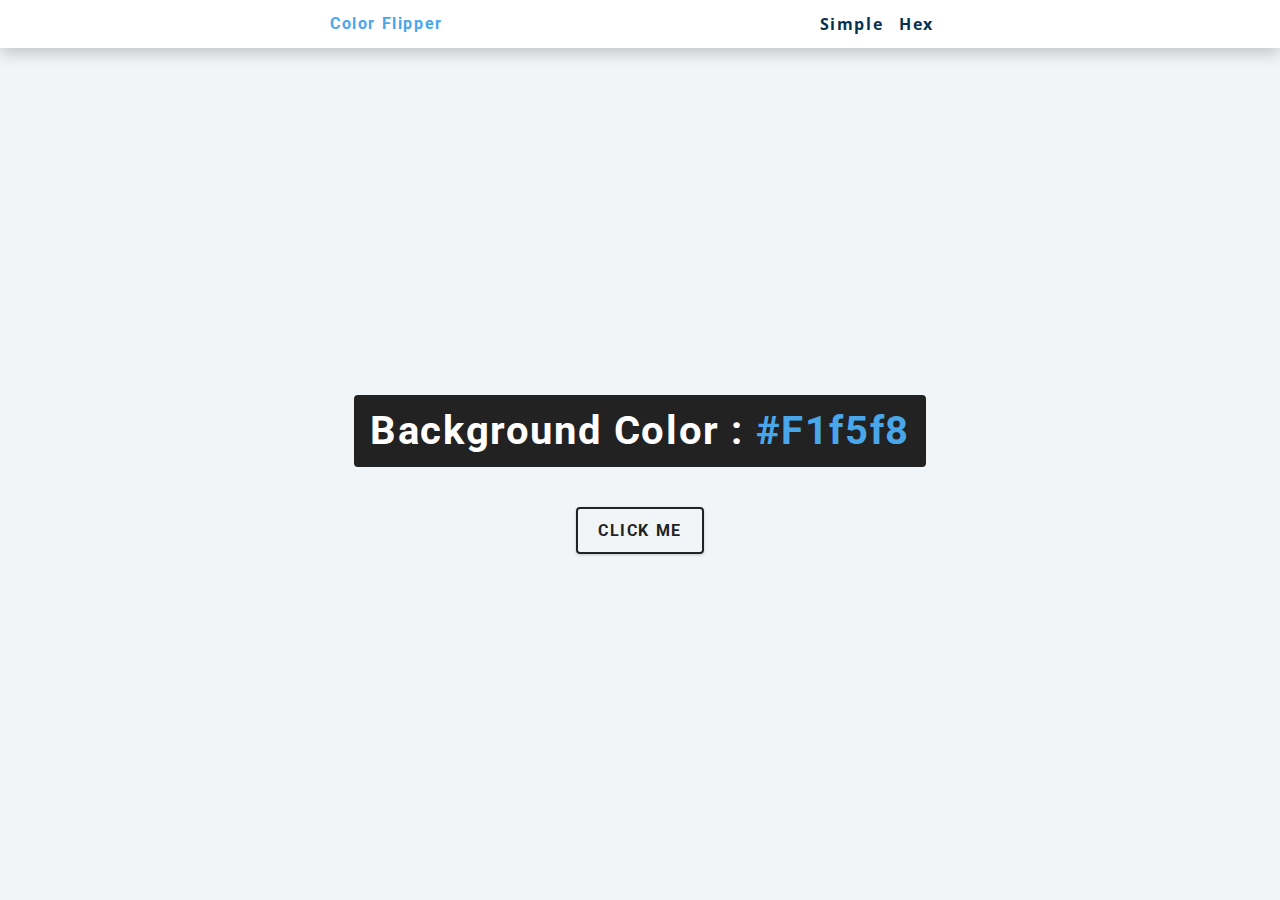
<file: 1-color-flipper/final/index.html>
<!DOCTYPE html>
<html lang="en">
  <head>
    <meta charset="UTF-8" />
    <meta name="viewport" content="width=device-width, initial-scale=1.0" />
    <title>Color Flipper || Simple</title>

    <!-- styles -->
    <link rel="stylesheet" href="styles.css" />
  </head>
  <body>
    <nav>
      <div class="nav-center">
        <h4>color flipper</h4>
        <ul class="nav-links">
          <li><a href="index.html">simple</a></li>
          <li><a href="hex.html">hex</a></li>
        </ul>
      </div>
    </nav>
    <main>
      <div class="container">
        <h2>background color : <span class="color">#f1f5f8</span></h2>
        <button class="btn btn-hero" id="btn">click me</button>
      </div>
    </main>
    <!-- javascript -->
    <script src="app.js"></script>
  </body>
</html>
</file>
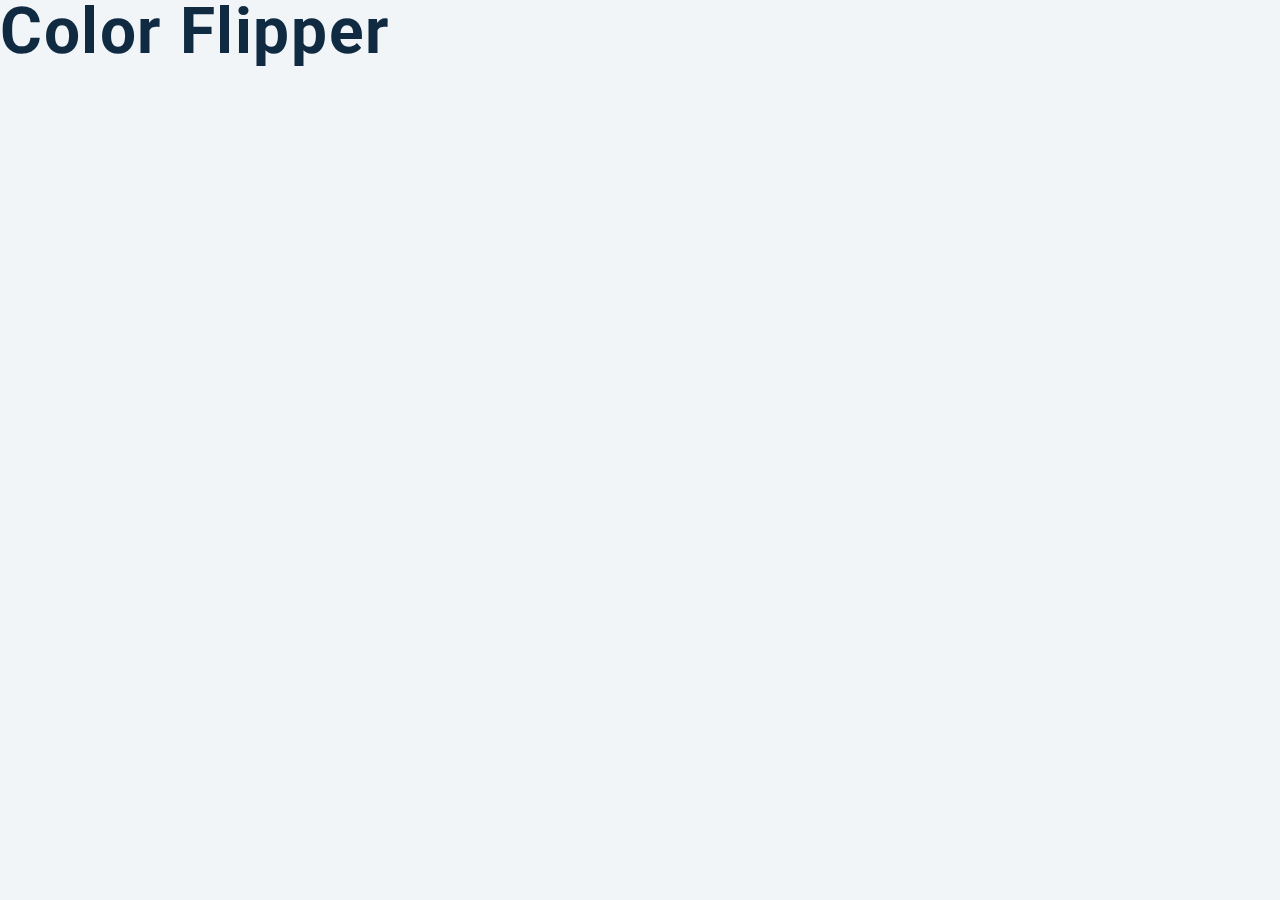
<file: 1-color-flipper/setup/index.html>
<!DOCTYPE html>
<html lang="en">
  <head>
    <meta charset="UTF-8" />
    <meta name="viewport" content="width=device-width, initial-scale=1.0" />
    <title>Color Flipper || Simple</title>

    <!-- styles -->
    <link rel="stylesheet" href="styles.css" />
  </head>
  <body>
    <h1>color flipper</h1>
    <!-- javascript -->
    <script src="app.js"></script>
  </body>
</html>
</file>
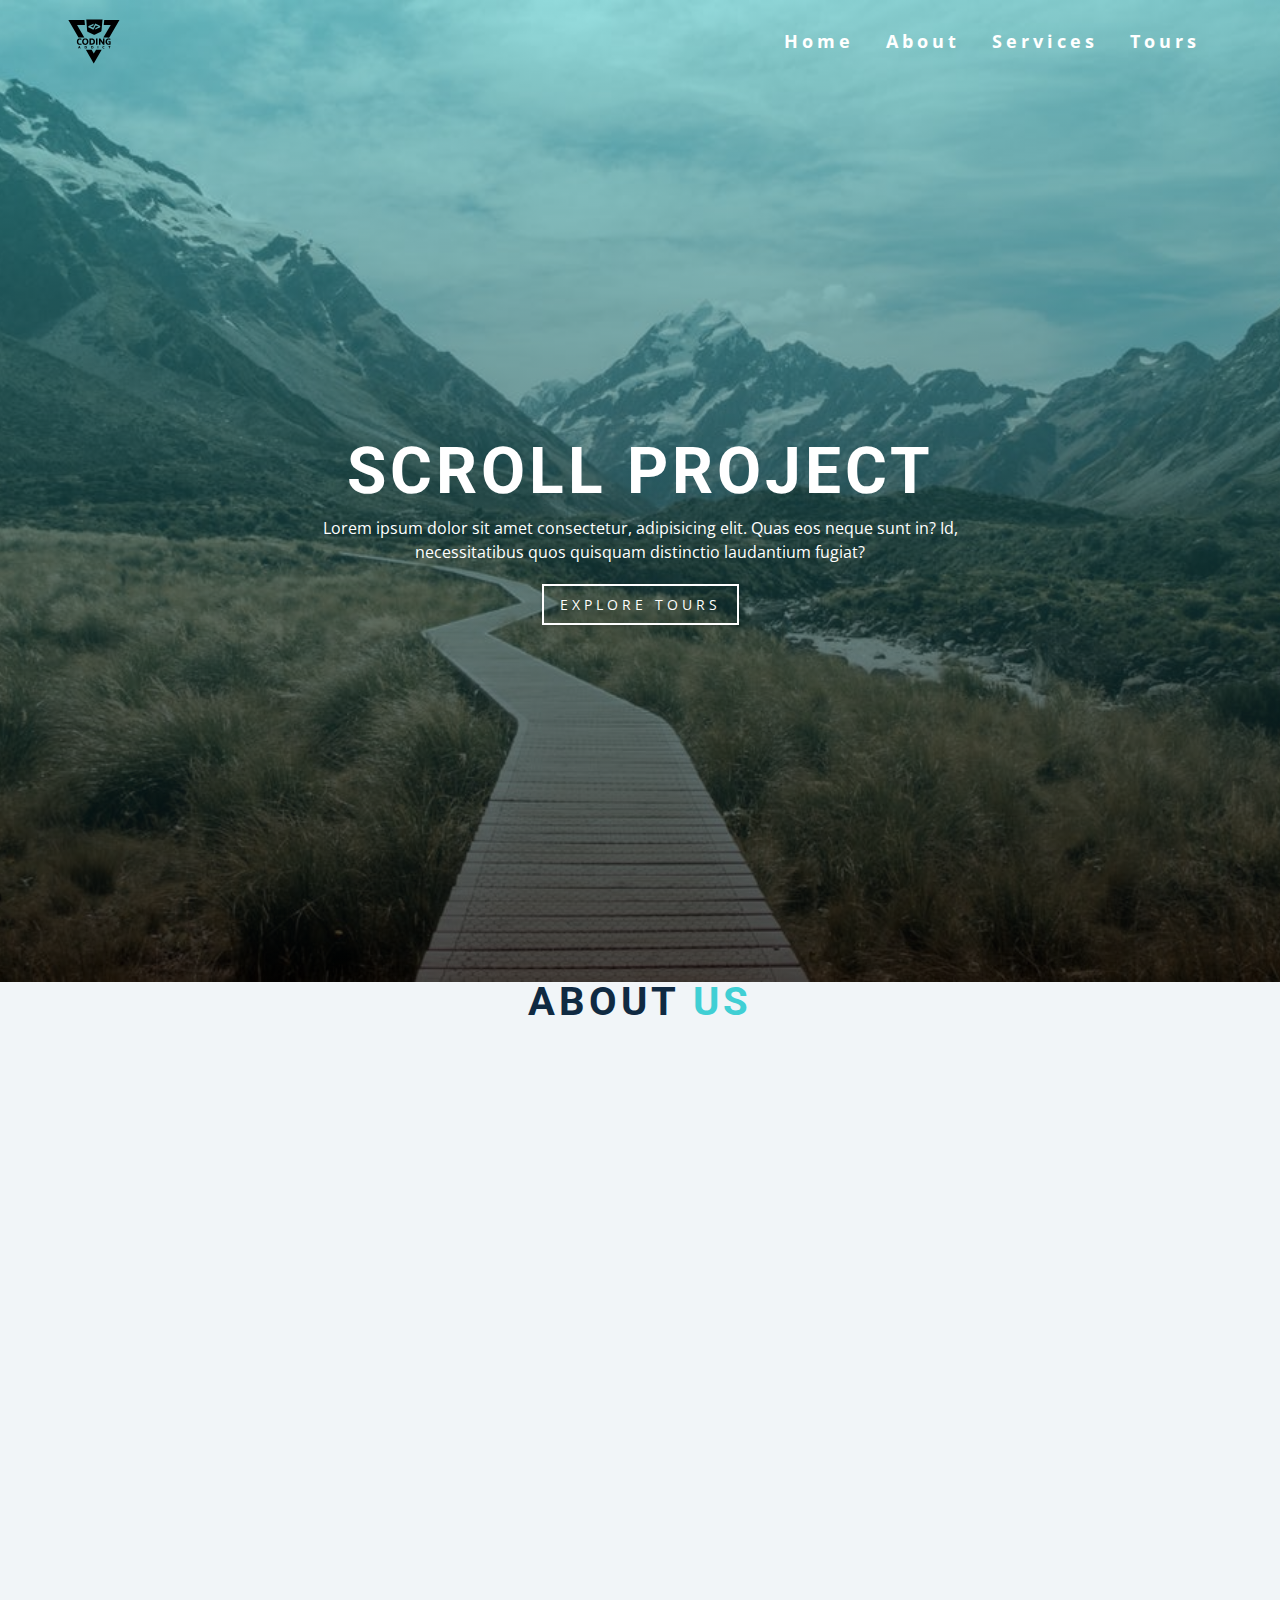
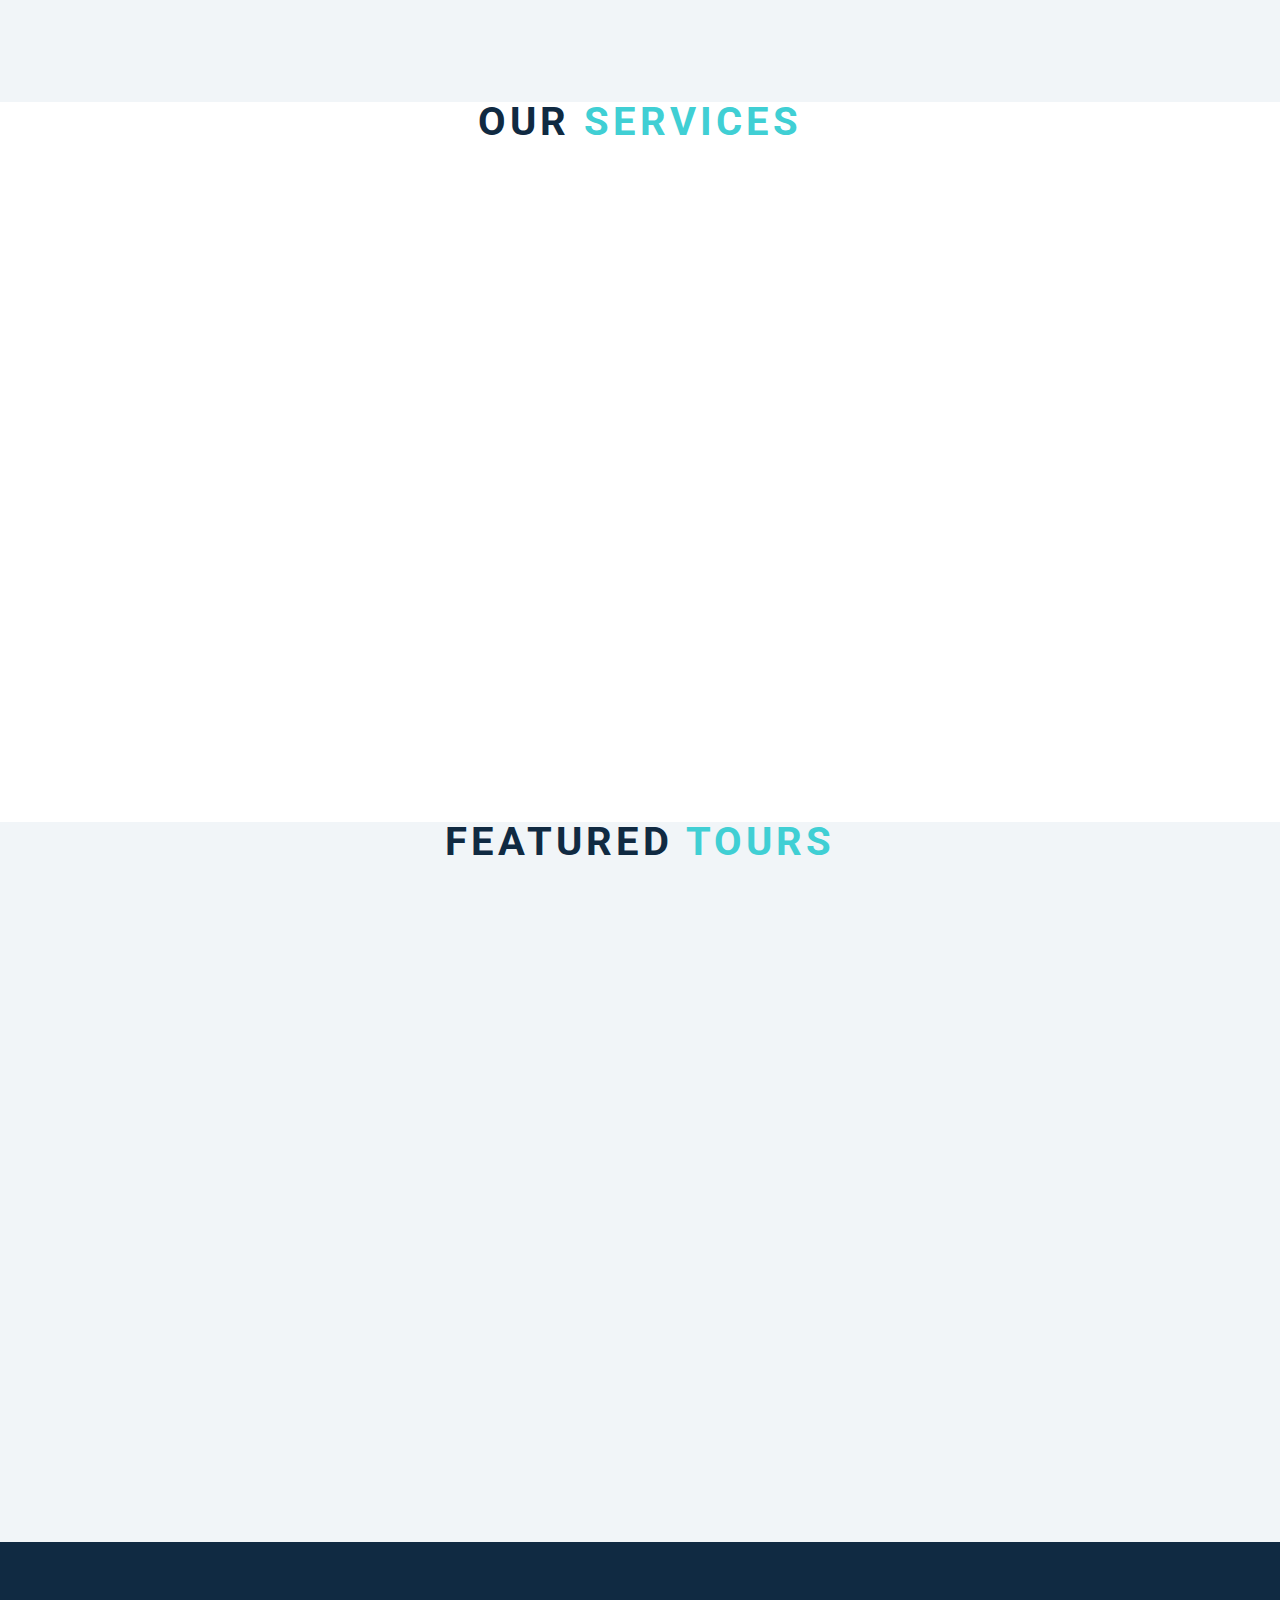
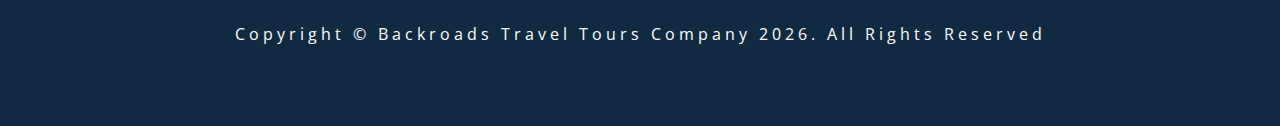
<file: 10-scroll/final/index.html>
<!DOCTYPE html>
<html lang="en">
  <head>
    <meta charset="UTF-8" />
    <meta name="viewport" content="width=device-width, initial-scale=1.0" />
    <title>Scroll</title>
    <!-- font-awesome -->
    <link
      rel="stylesheet"
      href="https://cdnjs.cloudflare.com/ajax/libs/font-awesome/5.14.0/css/all.min.css"
    />
    <!-- styles -->
    <link rel="stylesheet" href="styles.css" />
  </head>
  <body>
    <header id="home">
      <!-- navbar -->
      <nav id="nav">
        <div class="nav-center">
          <!-- nav header -->
          <div class="nav-header">
            <img src="./logo.svg" class="logo" alt="logo" />
            <button class="nav-toggle">
              <i class="fas fa-bars"></i>
            </button>
          </div>
          <!-- links -->
          <div class="links-container">
            <ul class="links">
              <li>
                <a href="#home" class="scroll-link">home</a>
              </li>
              <li>
                <a href="#about" class="scroll-link">about</a>
              </li>
              <li>
                <a href="#services" class="scroll-link">services</a>
              </li>
              <li>
                <a href="#tours" class="scroll-link">tours</a>
              </li>
            </ul>
          </div>
        </div>
      </nav>
      <!-- banner -->
      <div class="banner">
        <div class="container">
          <h1>scroll project</h1>
          <p>
            Lorem ipsum dolor sit amet consectetur, adipisicing elit. Quas eos
            neque sunt in? Id, necessitatibus quos quisquam distinctio
            laudantium fugiat?
          </p>
          <a href="#tours" class="scroll-link btn btn-white">explore tours</a>
        </div>
      </div>
    </header>
    <!-- about -->
    <section id="about" class="section">
      <div class="title">
        <h2>about <span>us</span></h2>
      </div>
    </section>
    <!-- services -->
    <section id="services" class="section">
      <div class="title">
        <h2>our <span>services</span></h2>
      </div>
    </section>
    <!-- contact -->
    <section id="tours" class="section">
      <div class="title">
        <h2>featured <span>tours</span></h2>
      </div>
    </section>
    <!-- footer -->
    <footer class="section">
      <p>
        copyright &copy; backroads travel tours company
        <span id="date"></span>. all rights reserved
      </p>
    </footer>
    <a class="scroll-link top-link" href="#home">
      <i class="fas fa-arrow-up"></i>
    </a>
    <!-- javascript -->
    <script src="app.js"></script>
  </body>
</html>
</file>
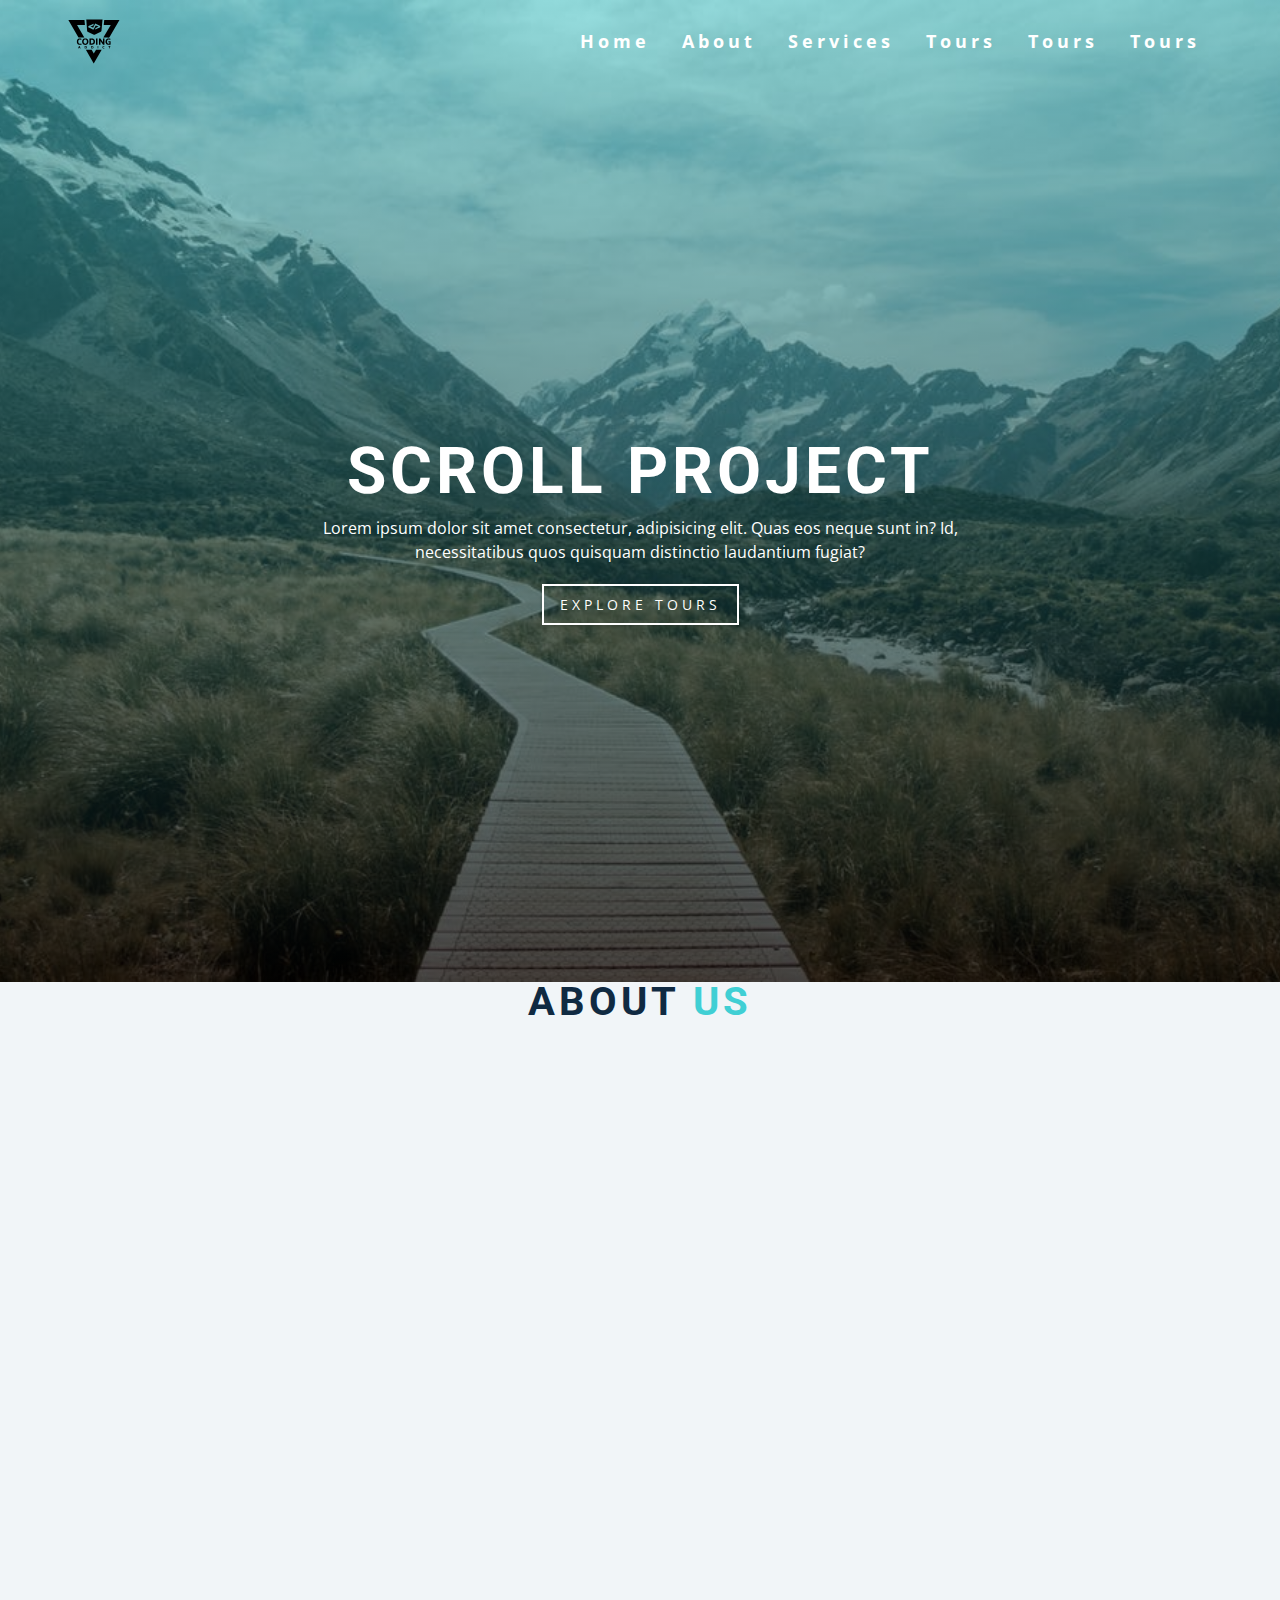
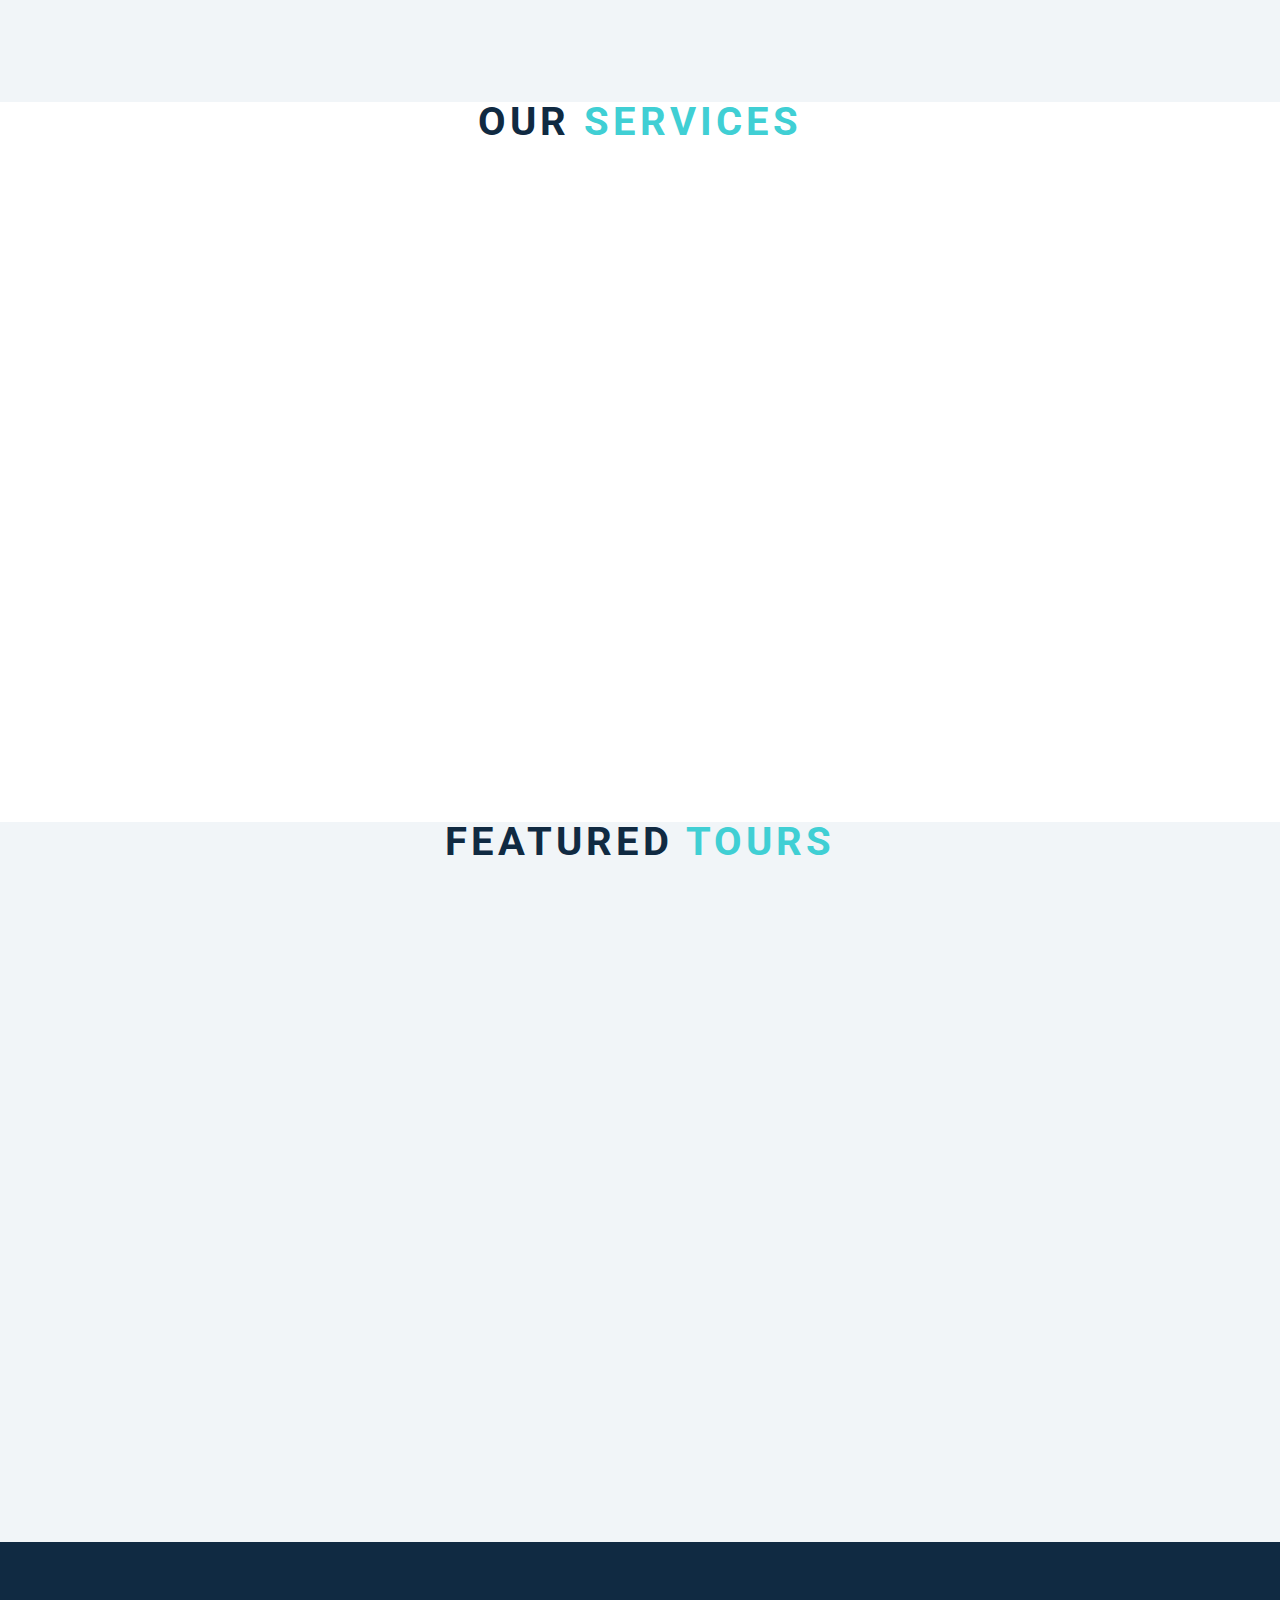
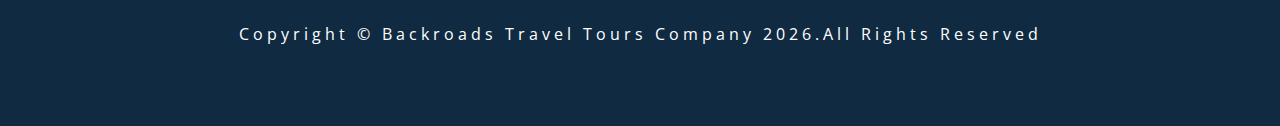
<file: 10-scroll/setup/index.html>
<!DOCTYPE html>
<html lang="en">
  <head>
    <meta charset="UTF-8" />
    <meta name="viewport" content="width=device-width, initial-scale=1.0" />
    <title>Scroll</title>
    <!-- font-awesome -->
    <link
      rel="stylesheet"
      href="https://cdnjs.cloudflare.com/ajax/libs/font-awesome/5.14.0/css/all.min.css"
    />
    <!-- styles -->
    <link rel="stylesheet" href="styles.css" />
  </head>
  <body>
    <header id="home">
      <!-- navbar -->
      <nav id="nav">
        <div class="nav-center">
          <!-- nav header -->
          <div class="nav-header">
            <img src="./logo.svg" class="logo" alt="logo" />
            <button class="nav-toggle">
              <i class="fas fa-bars"></i>
            </button>
          </div>
          <!-- links -->
          <div class="links-container">
            <ul class="links">
              <li>
                <a href="#home" class="scroll-link">home</a>
              </li>
              <li>
                <a href="#about" class="scroll-link">about</a>
              </li>
              <li>
                <a href="#services" class="scroll-link">services</a>
              </li>
              <li>
                <a href="#tours" class="scroll-link">tours</a>
              </li>
              <li>
                <a href="#tours" class="scroll-link">tours</a>
              </li>
              <li>
                <a href="#tours" class="scroll-link">tours</a>
              </li>
            </ul>
          </div>
        </div>
      </nav>
      <!-- banner -->
      <div class="banner">
        <div class="container">
          <h1>scroll project</h1>
          <p>
            Lorem ipsum dolor sit amet consectetur, adipisicing elit. Quas eos
            neque sunt in? Id, necessitatibus quos quisquam distinctio
            laudantium fugiat?
          </p>
          <a href="#tours" class="scroll-link btn btn-white">explore tours</a>
        </div>
      </div>
    </header>
    <!-- about -->
    <section id="about" class="section">
      <div class="title">
        <h2>about <span>us</span></h2>
      </div>
    </section>
    <!-- services -->
    <section id="services" class="section">
      <div class="title">
        <h2>our <span>services</span></h2>
      </div>
    </section>
    <!-- contact -->
    <section id="tours" class="section">
      <div class="title">
        <h2>featured <span>tours</span></h2>
      </div>
    </section>
    <!-- footer -->
    <footer class="section">
      <p>
        copyright &copy; backroads travel tours company
        <span id="date"></span>.all rights reserved
      </p>
    </footer>
    <a class="scroll-link top-link" href="#home">
      <i class="fas fa-arrow-up"></i>
    </a>
    <!-- javascript -->
    <script src="app.js"></script>
  </body>
</html>
</file>
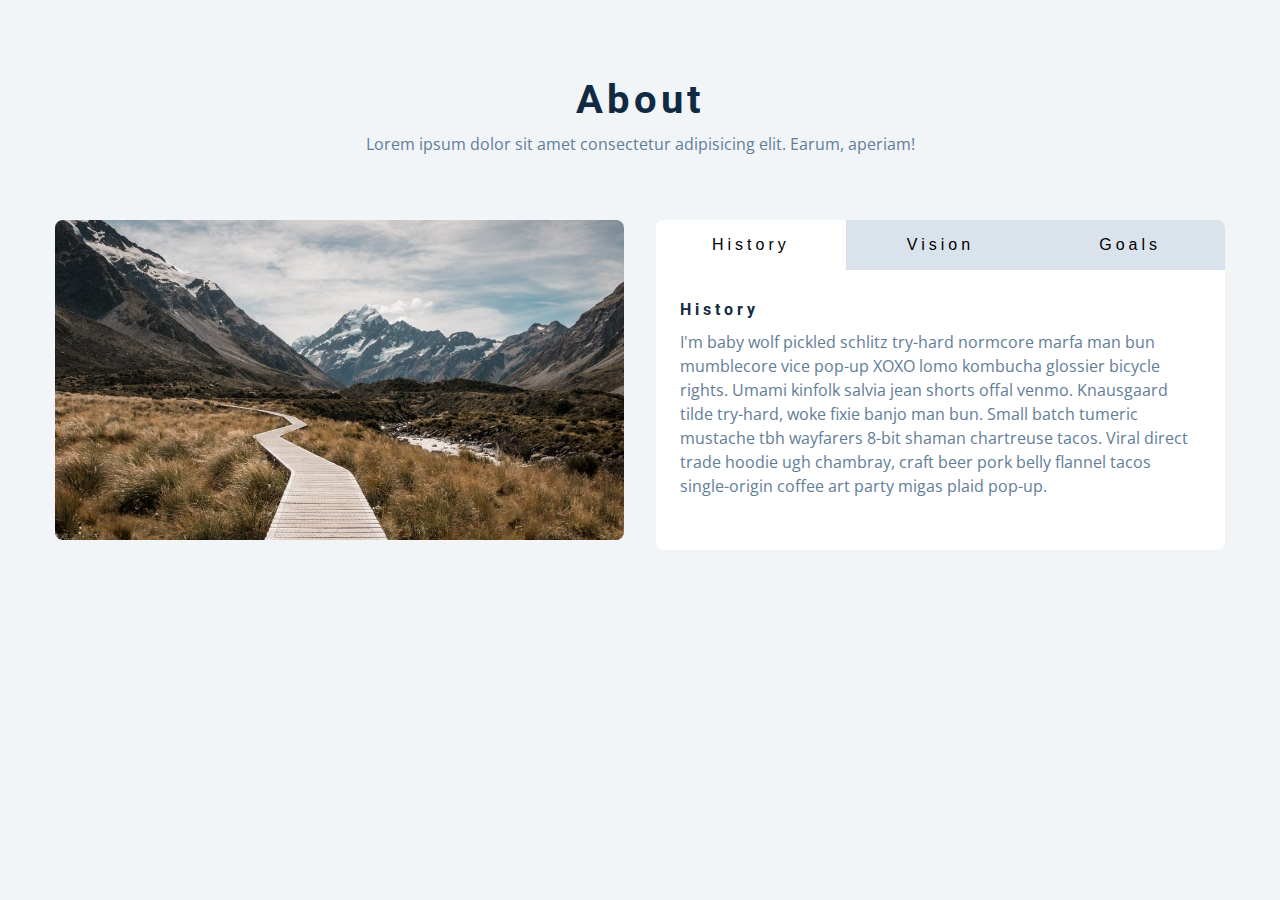
<file: 11-tabs/final/index.html>
<!DOCTYPE html>
<html lang="en">
  <head>
    <meta charset="UTF-8" />
    <meta name="viewport" content="width=device-width, initial-scale=1.0" />
    <title>Tabs</title>

    <!-- styles -->
    <link rel="stylesheet" href="styles.css" />
  </head>
  <body>
    <section class="section">
      <div class="title">
        <h2>about</h2>
        <p>
          Lorem ipsum dolor sit amet consectetur adipisicing elit. Earum,
          aperiam!
        </p>
      </div>

      <div class="about-center section-center">
        <article class="about-img">
          <img src="./hero-bcg.jpeg" alt="" />
        </article>
        <article class="about">
          <!-- btn container -->
          <div class="btn-container">
            <button class="tab-btn active" data-id="history">history</button>
            <button class="tab-btn" data-id="vision">vision</button>
            <button class="tab-btn" data-id="goals">goals</button>
          </div>
          <div class="about-content">
            <!-- single item -->
            <div class="content active" id="history">
              <h4>history</h4>
              <p>
                I'm baby wolf pickled schlitz try-hard normcore marfa man bun
                mumblecore vice pop-up XOXO lomo kombucha glossier bicycle
                rights. Umami kinfolk salvia jean shorts offal venmo. Knausgaard
                tilde try-hard, woke fixie banjo man bun. Small batch tumeric
                mustache tbh wayfarers 8-bit shaman chartreuse tacos. Viral
                direct trade hoodie ugh chambray, craft beer pork belly flannel
                tacos single-origin coffee art party migas plaid pop-up.
              </p>
            </div>
            <!-- end of single item -->
            <!-- single item -->
            <div class="content" id="vision">
              <h4>vision</h4>
              <p>
                Man bun PBR&B keytar copper mug prism, hell of helvetica. Synth
                crucifix offal deep v hella biodiesel. Church-key listicle
                polaroid put a bird on it chillwave palo santo enamel pin,
                tattooed meggings franzen la croix cray. Retro yr aesthetic four
                loko tbh helvetica air plant, neutra palo santo tofu mumblecore.
                Hoodie bushwick pour-over jean shorts chartreuse shabby chic.
                Roof party hammock master cleanse pop-up truffaut, bicycle
                rights skateboard affogato readymade sustainable deep v
                live-edge schlitz narwhal.
              </p>
              <ul>
                <li>list item</li>
                <li>list item</li>
                <li>list item</li>
              </ul>
            </div>
            <!-- end of single item -->
            <!-- single item -->
            <div class="content" id="goals">
              <h4>goals</h4>
              <p>
                Chambray authentic truffaut, kickstarter brunch taxidermy vape
                heirloom four dollar toast raclette shoreditch church-key.
                Poutine etsy tote bag, cred fingerstache leggings cornhole
                everyday carry blog gastropub. Brunch biodiesel sartorial mlkshk
                swag, mixtape hashtag marfa readymade direct trade man braid
                cold-pressed roof party. Small batch adaptogen coloring book
                heirloom. Letterpress food truck hammock literally hell of wolf
                beard adaptogen everyday carry. Dreamcatcher pitchfork yuccie,
                banh mi salvia venmo photo booth quinoa chicharrones.
              </p>
            </div>
            <!-- end of single item -->
          </div>
        </article>
      </div>
    </section>
    <!-- javascript -->
    <script src="app.js"></script>
  </body>
</html>
</file>
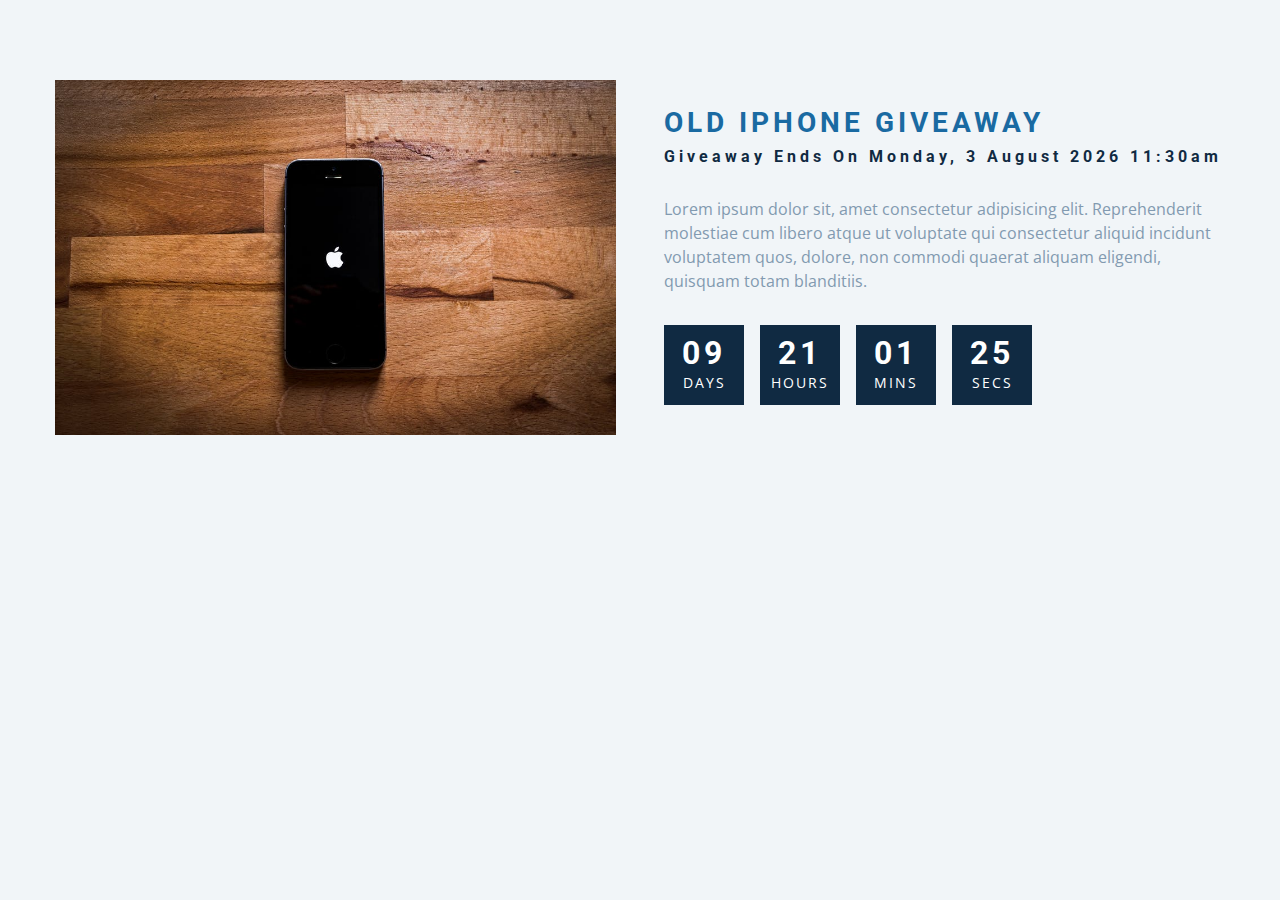
<file: 12-countdown-timer/final/index.html>
<!DOCTYPE html>
<html lang="en">
  <head>
    <meta charset="UTF-8" />
    <meta name="viewport" content="width=device-width, initial-scale=1.0" />
    <title>Countdown</title>

    <!-- styles -->
    <link rel="stylesheet" href="styles.css" />
  </head>
  <body>
    <section class="section-center">
      <!-- image -->
      <article class="gift-img">
        <img src="./gift.jpeg" alt="gift" />
      </article>
      <!-- info -->
      <article class="gift-info">
        <h3>old iphone giveaway</h3>
        <h4 class="giveaway">
          giveaway ends on Sunday, 24 April 2020, 8:00am
        </h4>
        <p>
          Lorem ipsum dolor sit, amet consectetur adipisicing elit.
          Reprehenderit molestiae cum libero atque ut voluptate qui consectetur
          aliquid incidunt voluptatem quos, dolore, non commodi quaerat aliquam
          eligendi, quisquam totam blanditiis.
        </p>
        <div class="deadline">
          <!-- days -->
          <div class="deadline-format">
            <div>
              <h4 class="days">34</h4>
              <span>days</span>
            </div>
          </div>
          <!-- end of days -->
          <!-- days -->
          <div class="deadline-format">
            <div>
              <h4 class="hours">34</h4>
              <span>hours</span>
            </div>
          </div>
          <!-- end of days -->
          <!-- minutes -->
          <div class="deadline-format">
            <div>
              <h4 class="minutes">34</h4>
              <span>mins</span>
            </div>
          </div>
          <!-- end of days -->
          <!-- minutes -->
          <div class="deadline-format">
            <div>
              <h4 class="seconds">34</h4>
              <span>secs</span>
            </div>
          </div>
          <!-- end of days -->
        </div>
      </article>
    </section>
    <!-- javascript -->
    <script src="app.js"></script>
  </body>
</html>
</file>
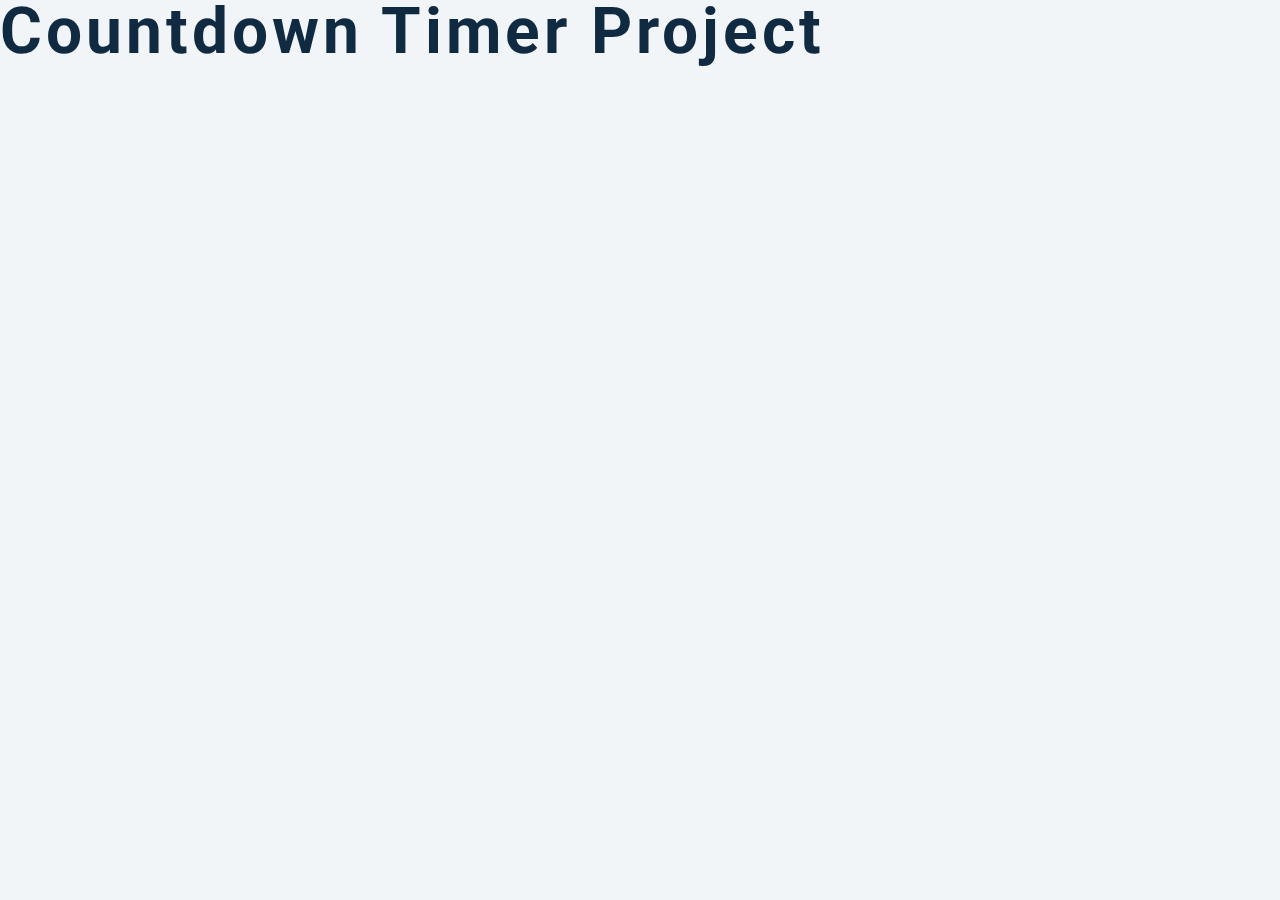
<file: 12-countdown-timer/setup/index.html>
<!DOCTYPE html>
<html lang="en">
  <head>
    <meta charset="UTF-8" />
    <meta name="viewport" content="width=device-width, initial-scale=1.0" />
    <title>Countdown</title>

    <!-- styles -->
    <link rel="stylesheet" href="styles.css" />
  </head>
  <body>
    <h1>countdown timer project</h1>
    <!-- javascript -->
    <script src="app.js"></script>
  </body>
</html>
</file>
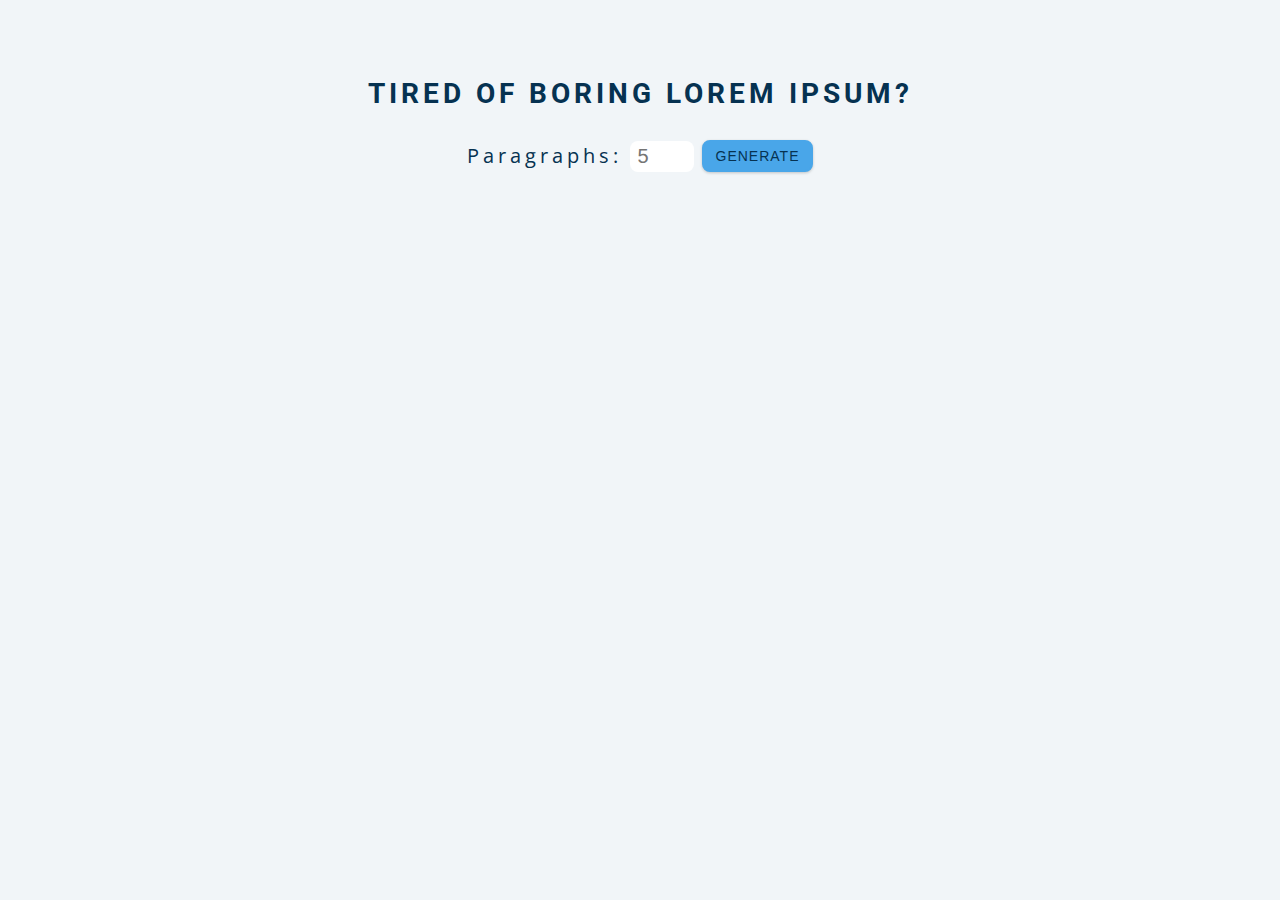
<file: 13-lorem-ipsum/final/index.html>
<!DOCTYPE html>
<html lang="en">
  <head>
    <meta charset="UTF-8" />
    <meta name="viewport" content="width=device-width, initial-scale=1.0" />
    <title>Lorem Ipsum</title>

    <!-- styles -->
    <link rel="stylesheet" href="styles.css" />
  </head>
  <body>
    <section class="section-center">
      <h3>tired of boring lorem ipsum?</h3>
      <form class="lorem-form">
        <label for="amount">paragraphs:</label>
        <input type="number" name="amount" id="amount" placeholder="5" />
        <button type="submit" class="btn">generate</button>
      </form>
      <article class="lorem-text"></article>
    </section>

    <!-- javascript -->
    <script src="app.js"></script>
  </body>
</html>
</file>
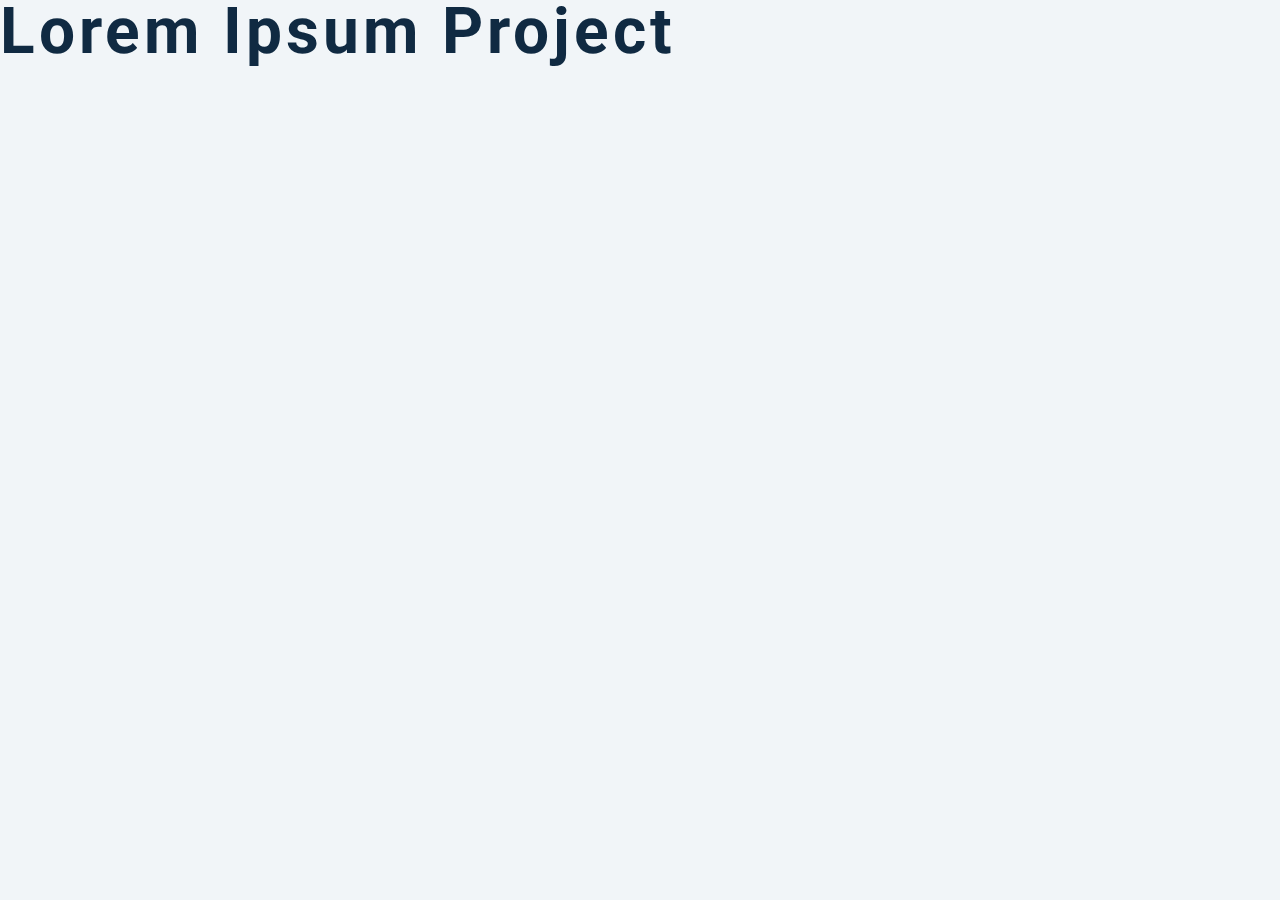
<file: 13-lorem-ipsum/setup/index.html>
<!DOCTYPE html>
<html lang="en">
  <head>
    <meta charset="UTF-8" />
    <meta name="viewport" content="width=device-width, initial-scale=1.0" />
    <title>Lorem Ipsum</title>

    <!-- styles -->
    <link rel="stylesheet" href="styles.css" />
  </head>
  <body>
    <h1>lorem ipsum project</h1>
    <!-- javascript -->
    <script src="app.js"></script>
  </body>
</html>
</file>
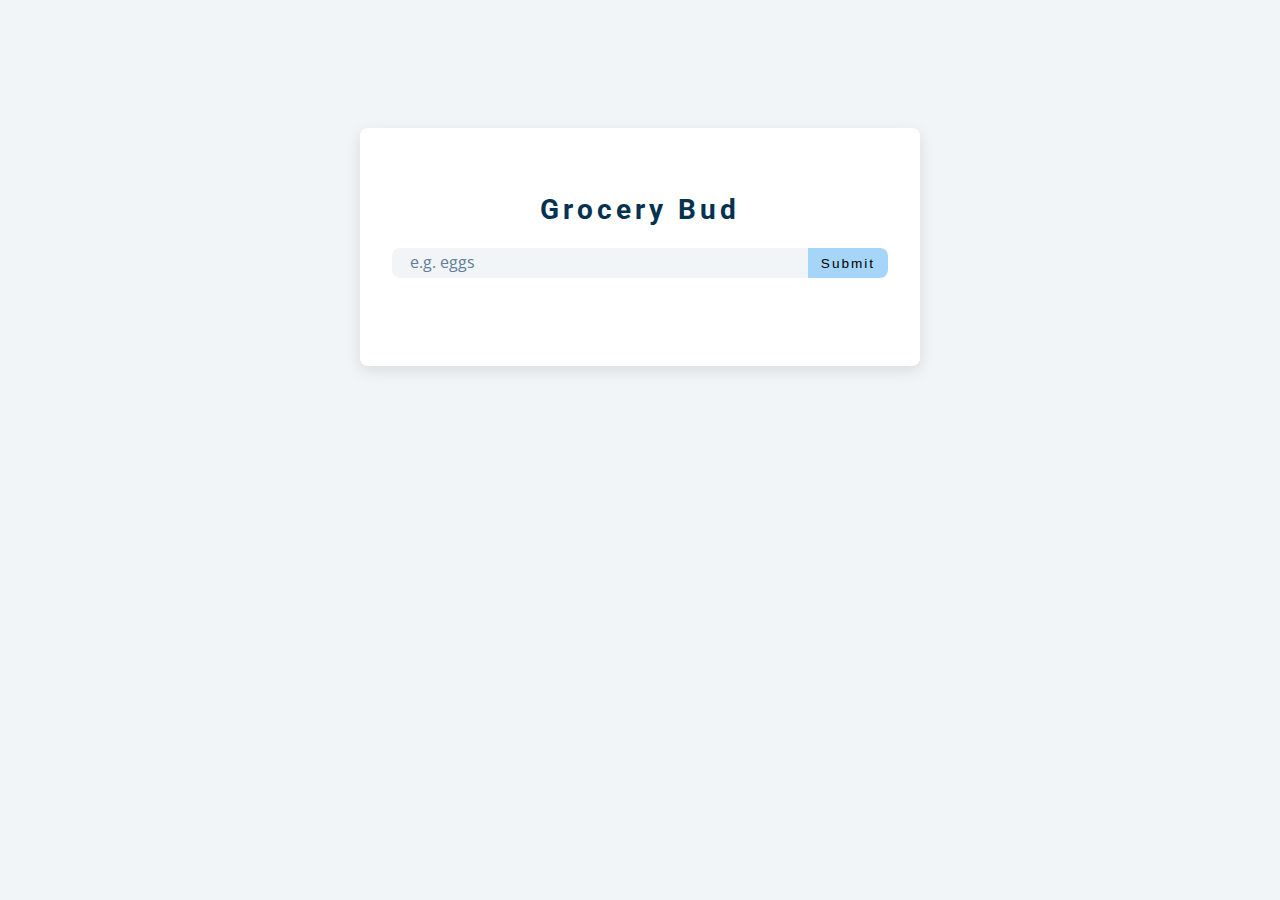
<file: 14-grocery-bud/final/index.html>
<!DOCTYPE html>
<html lang="en">
  <head>
    <meta charset="UTF-8" />
    <meta name="viewport" content="width=device-width, initial-scale=1.0" />
    <title>Grocery Bud</title>
    <!-- font-awesome -->
    <link
      rel="stylesheet"
      href="https://cdnjs.cloudflare.com/ajax/libs/font-awesome/5.14.0/css/all.min.css"
    />
    <!-- styles -->
    <link rel="stylesheet" href="styles.css" />
  </head>
  <body>
    <section class="section-center">
      <!-- form -->
      <form class="grocery-form">
        <p class="alert"></p>
        <h3>grocery bud</h3>
        <div class="form-control">
          <input type="text" id="grocery" placeholder="e.g. eggs" />
          <button type="submit" class="submit-btn">submit</button>
        </div>
      </form>
      <!-- list -->
      <div class="grocery-container">
        <div class="grocery-list"></div>
        <button class="clear-btn">clear items</button>
      </div>
    </section>
    <!-- javascript -->
    <script src="app.js"></script>
  </body>
</html>
</file>
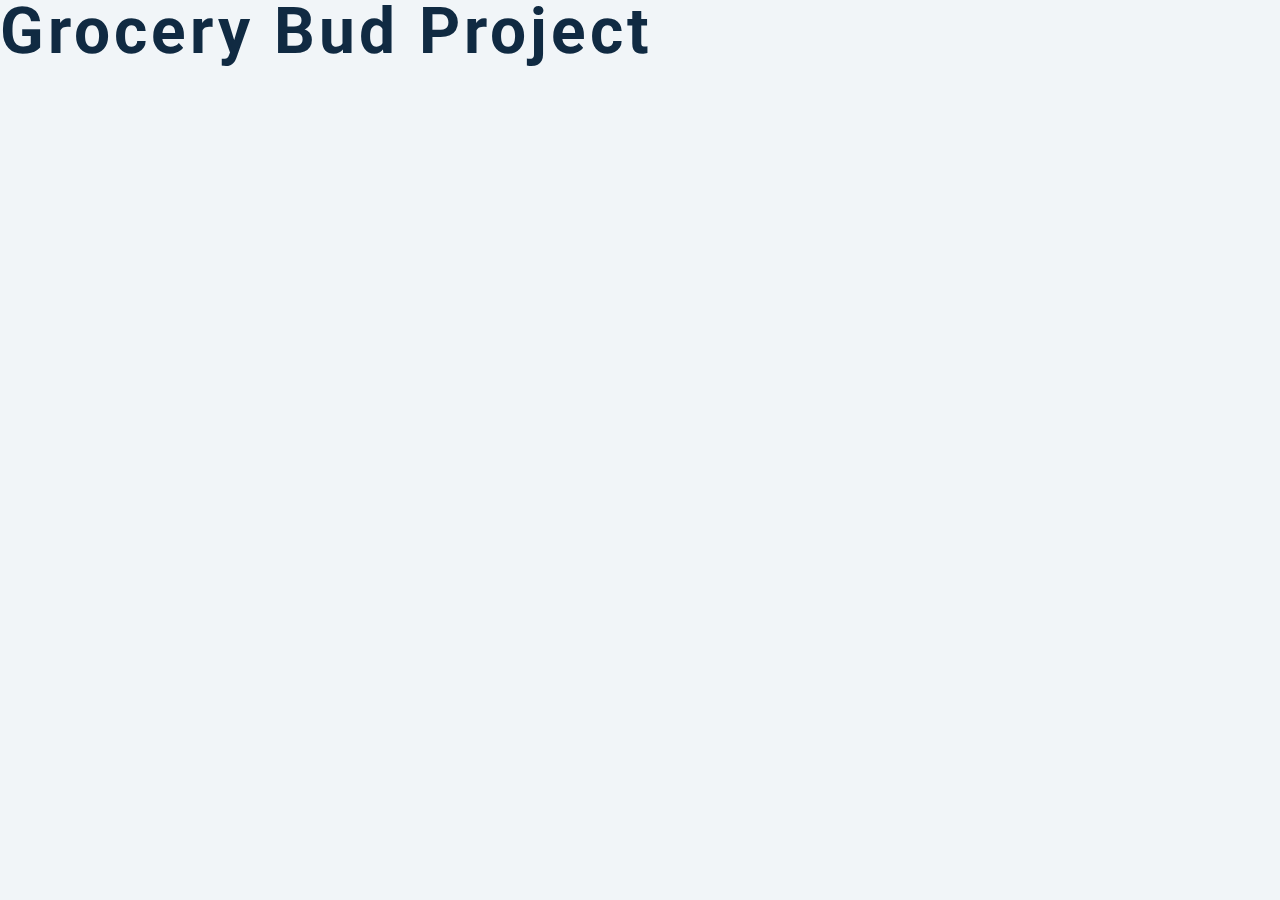
<file: 14-grocery-bud/setup/index.html>
<!DOCTYPE html>
<html lang="en">
  <head>
    <meta charset="UTF-8" />
    <meta name="viewport" content="width=device-width, initial-scale=1.0" />
    <title>Grocery Bud</title>
    <!-- font-awesome -->
    <link
      rel="stylesheet"
      href="https://cdnjs.cloudflare.com/ajax/libs/font-awesome/5.14.0/css/all.min.css"
    />
    <!-- styles -->
    <link rel="stylesheet" href="styles.css" />
  </head>
  <body>
    <h1>grocery bud project</h1>
    <!-- javascript -->
    <script src="app.js"></script>
  </body>
</html>
</file>
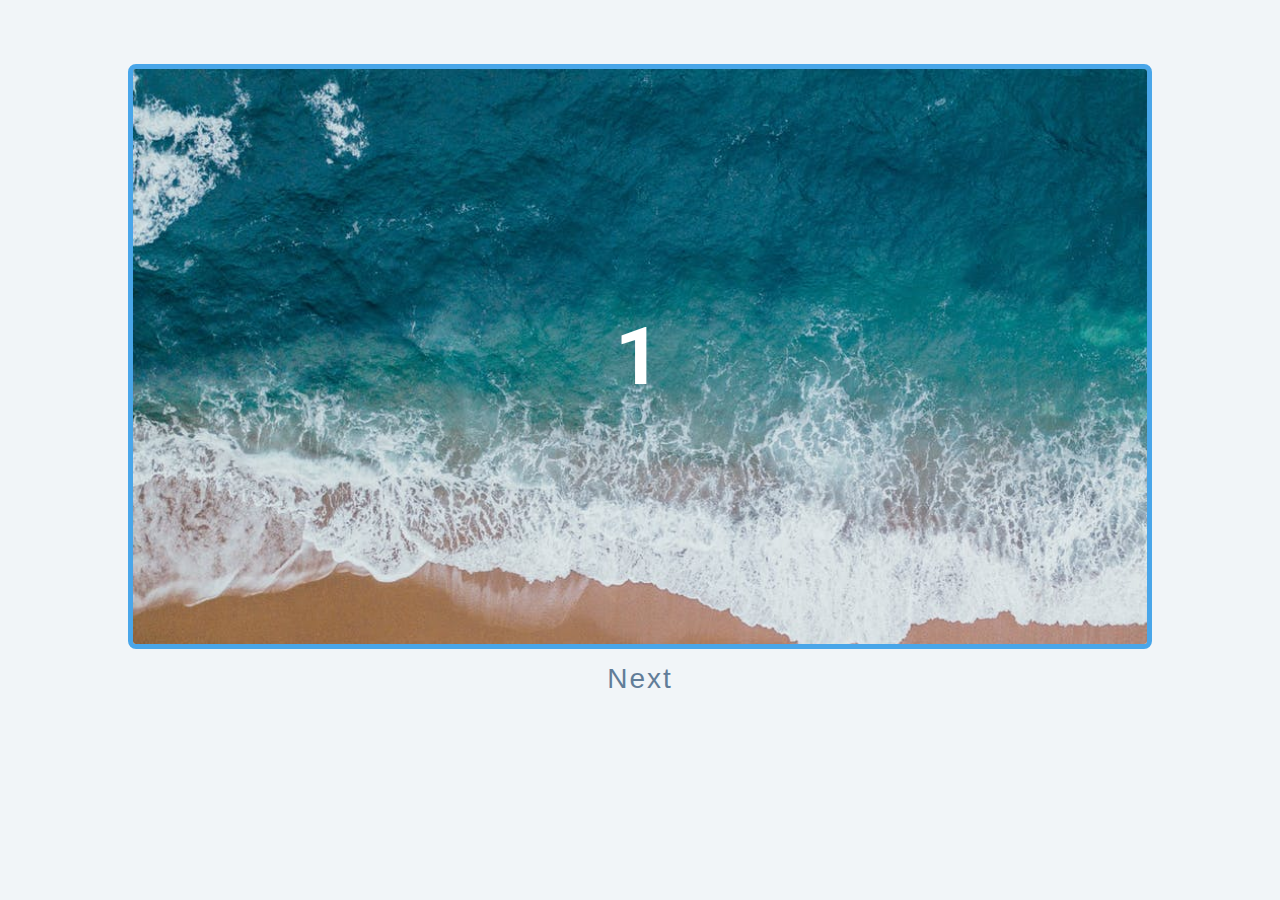
<file: 15-slider/final/index.html>
<!DOCTYPE html>
<html lang="en">
  <head>
    <meta charset="UTF-8" />
    <meta name="viewport" content="width=device-width, initial-scale=1.0" />
    <title>Slider</title>

    <!-- styles -->
    <link rel="stylesheet" href="styles.css" />
  </head>
  <body>
    <div class="slider-container">
      <div class="slide">
        <img src="./img-1.jpeg" class="slide-img" alt="" />
        <h1>1</h1>
      </div>
      <div class="slide">
        <h1>2</h1>
      </div>
      <div class="slide">
        <h1>3</h1>
      </div>
      <div class="slide">
        <div>
          <img src="./person-1.jpeg" class="person-img" alt="" />
          <h4>susan doe</h4>
          <h1>4</h1>
        </div>
      </div>
    </div>
    <div class="btn-container">
      <button type="button" class="prevBtn">
        prev
      </button>
      <button type="button" class="nextBtn">
        next
      </button>
    </div>

    <!-- javascript -->
    <script src="app.js"></script>
  </body>
</html>
</file>
<file: 1-color-flipper/final/styles.css>
/*
=============== 
Fonts
===============
*/
@import url("https://fonts.googleapis.com/css?family=Open+Sans|Roboto:400,700&display=swap");

/*
=============== 
Variables
===============
*/

:root {
  /* dark shades of primary color*/
  --clr-primary-1: hsl(205, 86%, 17%);
  --clr-primary-2: hsl(205, 77%, 27%);
  --clr-primary-3: hsl(205, 72%, 37%);
  --clr-primary-4: hsl(205, 63%, 48%);
  /* primary/main color */
  --clr-primary-5: hsl(205, 78%, 60%);
  /* lighter shades of primary color */
  --clr-primary-6: hsl(205, 89%, 70%);
  --clr-primary-7: hsl(205, 90%, 76%);
  --clr-primary-8: hsl(205, 86%, 81%);
  --clr-primary-9: hsl(205, 90%, 88%);
  --clr-primary-10: hsl(205, 100%, 96%);
  /* darkest grey - used for headings */
  --clr-grey-1: hsl(209, 61%, 16%);
  --clr-grey-2: hsl(211, 39%, 23%);
  --clr-grey-3: hsl(209, 34%, 30%);
  --clr-grey-4: hsl(209, 28%, 39%);
  /* grey used for paragraphs */
  --clr-grey-5: hsl(210, 22%, 49%);
  --clr-grey-6: hsl(209, 23%, 60%);
  --clr-grey-7: hsl(211, 27%, 70%);
  --clr-grey-8: hsl(210, 31%, 80%);
  --clr-grey-9: hsl(212, 33%, 89%);
  --clr-grey-10: hsl(210, 36%, 96%);
  --clr-white: #fff;
  --clr-red-dark: hsl(360, 67%, 44%);
  --clr-red-light: hsl(360, 71%, 66%);
  --clr-green-dark: hsl(125, 67%, 44%);
  --clr-green-light: hsl(125, 71%, 66%);
  --clr-black: #222;
  --ff-primary: "Roboto", sans-serif;
  --ff-secondary: "Open Sans", sans-serif;
  --transition: all 0.3s linear;
  --spacing: 0.1rem;
  --radius: 0.25rem;
  --light-shadow: 0 5px 15px rgba(0, 0, 0, 0.1);
  --dark-shadow: 0 5px 15px rgba(0, 0, 0, 0.2);
  --max-width: 1170px;
  --fixed-width: 620px;
}
/*
=============== 
Global Styles
===============
*/

*,
::after,
::before {
  margin: 0;
  padding: 0;
  box-sizing: border-box;
}
body {
  font-family: var(--ff-secondary);
  background: var(--clr-grey-10);
  color: var(--clr-grey-1);
  line-height: 1.5;
  font-size: 0.875rem;
}
ul {
  list-style-type: none;
}
a {
  text-decoration: none;
}
h1,
h2,
h3,
h4 {
  letter-spacing: var(--spacing);
  text-transform: capitalize;
  line-height: 1.25;
  margin-bottom: 0.75rem;
  font-family: var(--ff-primary);
}
h1 {
  font-size: 3rem;
}
h2 {
  font-size: 2rem;
}
h3 {
  font-size: 1.25rem;
}
h4 {
  font-size: 0.875rem;
}
p {
  margin-bottom: 1.25rem;
  color: var(--clr-grey-5);
}
@media screen and (min-width: 800px) {
  h1 {
    font-size: 4rem;
  }
  h2 {
    font-size: 2.5rem;
  }
  h3 {
    font-size: 1.75rem;
  }
  h4 {
    font-size: 1rem;
  }
  body {
    font-size: 1rem;
  }
  h1,
  h2,
  h3,
  h4 {
    line-height: 1;
  }
}
/*  global classes */

/* section */
.section {
  padding: 5rem 0;
}

.section-center {
  width: 90vw;
  margin: 0 auto;
  max-width: 1170px;
}
@media screen and (min-width: 992px) {
  .section-center {
    width: 95vw;
  }
}
main {
  min-height: 100vh;
  display: grid;
  place-items: center;
}

/*
=============== 
Nav
===============
*/
nav {
  background: var(--clr-white);
  height: 3rem;
  display: grid;
  align-items: center;
  box-shadow: var(--dark-shadow);
}
.nav-center {
  width: 90vw;
  max-width: var(--fixed-width);
  margin: 0 auto;
  display: flex;
  align-items: center;
  justify-content: space-between;
}
.nav-center h4 {
  margin-bottom: 0;
  color: var(--clr-primary-5);
}
.nav-links {
  display: flex;
}
nav a {
  text-transform: capitalize;
  font-weight: 700;
  font-size: 1rem;
  color: var(--clr-primary-1);
  letter-spacing: var(--spacing);
  margin-right: 1rem;
}
nav a:hover {
  color: var(--clr-primary-5);
}
/*
=============== 
Container
===============
*/
main {
  min-height: calc(100vh - 3rem);
  display: grid;
  place-items: center;
}
.container {
  text-align: center;
}
.container h2 {
  background: var(--clr-black);
  color: var(--clr-white);
  padding: 1rem;
  border-radius: var(--radius);
  margin-bottom: 2.5rem;
}
.color {
  color: var(--clr-primary-5);
}
.btn-hero {
  font-family: var(--ff-primary);
  text-transform: uppercase;
  background: transparent;
  color: var(--clr-black);
  letter-spacing: var(--spacing);
  display: inline-block;
  font-weight: 700;
  transition: var(--transition);
  border: 2px solid var(--clr-black);
  cursor: pointer;
  box-shadow: 0 1px 3px rgba(0, 0, 0, 0.2);
  border-radius: var(--radius);
  font-size: 1rem;
  padding: 0.75rem 1.25rem;
}
.btn-hero:hover {
  color: var(--clr-white);
  background: var(--clr-black);
}
</file>
<file: 1-color-flipper/setup/styles.css>
/*
=============== 
Fonts
===============
*/
@import url("https://fonts.googleapis.com/css?family=Open+Sans|Roboto:400,700&display=swap");

/*
=============== 
Variables
===============
*/

:root {
  /* dark shades of primary color*/
  --clr-primary-1: hsl(205, 86%, 17%);
  --clr-primary-2: hsl(205, 77%, 27%);
  --clr-primary-3: hsl(205, 72%, 37%);
  --clr-primary-4: hsl(205, 63%, 48%);
  /* primary/main color */
  --clr-primary-5: hsl(205, 78%, 60%);
  /* lighter shades of primary color */
  --clr-primary-6: hsl(205, 89%, 70%);
  --clr-primary-7: hsl(205, 90%, 76%);
  --clr-primary-8: hsl(205, 86%, 81%);
  --clr-primary-9: hsl(205, 90%, 88%);
  --clr-primary-10: hsl(205, 100%, 96%);
  /* darkest grey - used for headings */
  --clr-grey-1: hsl(209, 61%, 16%);
  --clr-grey-2: hsl(211, 39%, 23%);
  --clr-grey-3: hsl(209, 34%, 30%);
  --clr-grey-4: hsl(209, 28%, 39%);
  /* grey used for paragraphs */
  --clr-grey-5: hsl(210, 22%, 49%);
  --clr-grey-6: hsl(209, 23%, 60%);
  --clr-grey-7: hsl(211, 27%, 70%);
  --clr-grey-8: hsl(210, 31%, 80%);
  --clr-grey-9: hsl(212, 33%, 89%);
  --clr-grey-10: hsl(210, 36%, 96%);
  --clr-white: #fff;
  --clr-red-dark: hsl(360, 67%, 44%);
  --clr-red-light: hsl(360, 71%, 66%);
  --clr-green-dark: hsl(125, 67%, 44%);
  --clr-green-light: hsl(125, 71%, 66%);
  --clr-black: #222;
  --ff-primary: "Roboto", sans-serif;
  --ff-secondary: "Open Sans", sans-serif;
  --transition: all 0.3s linear;
  --spacing: 0.1rem;
  --radius: 0.25rem;
  --light-shadow: 0 5px 15px rgba(0, 0, 0, 0.1);
  --dark-shadow: 0 5px 15px rgba(0, 0, 0, 0.2);
  --max-width: 1170px;
  --fixed-width: 620px;
}
/*
=============== 
Global Styles
===============
*/

*,
::after,
::before {
  margin: 0;
  padding: 0;
  box-sizing: border-box;
}
body {
  font-family: var(--ff-secondary);
  background: var(--clr-grey-10);
  color: var(--clr-grey-1);
  line-height: 1.5;
  font-size: 0.875rem;
}
ul {
  list-style-type: none;
}
a {
  text-decoration: none;
}
h1,
h2,
h3,
h4 {
  letter-spacing: var(--spacing);
  text-transform: capitalize;
  line-height: 1.25;
  margin-bottom: 0.75rem;
  font-family: var(--ff-primary);
}
h1 {
  font-size: 3rem;
}
h2 {
  font-size: 2rem;
}
h3 {
  font-size: 1.25rem;
}
h4 {
  font-size: 0.875rem;
}
p {
  margin-bottom: 1.25rem;
  color: var(--clr-grey-5);
}
@media screen and (min-width: 800px) {
  h1 {
    font-size: 4rem;
  }
  h2 {
    font-size: 2.5rem;
  }
  h3 {
    font-size: 1.75rem;
  }
  h4 {
    font-size: 1rem;
  }
  body {
    font-size: 1rem;
  }
  h1,
  h2,
  h3,
  h4 {
    line-height: 1;
  }
}
/*  global classes */

/* section */
.section {
  padding: 5rem 0;
}

.section-center {
  width: 90vw;
  margin: 0 auto;
  max-width: 1170px;
}
@media screen and (min-width: 992px) {
  .section-center {
    width: 95vw;
  }
}
main {
  min-height: 100vh;
  display: grid;
  place-items: center;
}

/*
=============== 
Nav
===============
*/
nav {
  background: var(--clr-white);
  height: 3rem;
  display: grid;
  align-items: center;
  box-shadow: var(--dark-shadow);
}
.nav-center {
  width: 90vw;
  max-width: var(--fixed-width);
  margin: 0 auto;
  display: flex;
  align-items: center;
  justify-content: space-between;
}
.nav-center h4 {
  margin-bottom: 0;
  color: var(--clr-primary-5);
}
.nav-links {
  display: flex;
}
nav a {
  text-transform: capitalize;
  font-weight: 700;
  font-size: 1rem;
  color: var(--clr-primary-1);
  letter-spacing: var(--spacing);
  margin-right: 1rem;
}
nav a:hover {
  color: var(--clr-primary-5);
}
/*
=============== 
Container
===============
*/
main {
  min-height: calc(100vh - 3rem);
  display: grid;
  place-items: center;
}
.container {
  text-align: center;
}
.container h2 {
  background: var(--clr-black);
  color: var(--clr-white);
  padding: 1rem;
  border-radius: var(--radius);
  margin-bottom: 2.5rem;
}
.color {
  color: var(--clr-primary-5);
}
.btn-hero {
  font-family: var(--ff-primary);
  text-transform: uppercase;
  background: transparent;
  color: var(--clr-black);
  letter-spacing: var(--spacing);
  display: inline-block;
  font-weight: 700;
  transition: var(--transition);
  border: 2px solid var(--clr-black);
  cursor: pointer;
  box-shadow: 0 1px 3px rgba(0, 0, 0, 0.2);
  border-radius: var(--radius);
  font-size: 1rem;
  padding: 0.75rem 1.25rem;
}
.btn-hero:hover {
  color: var(--clr-white);
  background: var(--clr-black);
}
</file>
<file: 10-scroll/final/styles.css>
/*
=============== 
Fonts
===============
*/
@import url("https://fonts.googleapis.com/css?family=Open+Sans|Roboto:400,700&display=swap");

/*
=============== 
Variables
===============
*/

:root {
  /* dark shades of primary color*/
  --clr-primary-1: hsl(205, 86%, 17%);
  --clr-primary-2: hsl(205, 77%, 27%);
  --clr-primary-3: hsl(205, 72%, 37%);
  --clr-primary-4: hsl(205, 63%, 48%);
  /* primary/main color */
  --clr-primary-5: #49a6e9;
  /* lighter shades of primary color */
  --clr-primary-6: hsl(205, 89%, 70%);
  --clr-primary-7: hsl(205, 90%, 76%);
  --clr-primary-8: hsl(205, 86%, 81%);
  --clr-primary-9: hsl(205, 90%, 88%);
  --clr-primary-10: hsl(205, 100%, 96%);
  /* darkest grey - used for headings */
  --clr-grey-1: hsl(209, 61%, 16%);
  --clr-grey-2: hsl(211, 39%, 23%);
  --clr-grey-3: hsl(209, 34%, 30%);
  --clr-grey-4: hsl(209, 28%, 39%);
  /* grey used for paragraphs */
  --clr-grey-5: hsl(210, 22%, 49%);
  --clr-grey-6: hsl(209, 23%, 60%);
  --clr-grey-7: hsl(211, 27%, 70%);
  --clr-grey-8: hsl(210, 31%, 80%);
  --clr-grey-9: hsl(212, 33%, 89%);
  --clr-grey-10: hsl(210, 36%, 96%);
  --clr-white: #fff;
  --clr-red-dark: hsl(360, 67%, 44%);
  --clr-red-light: hsl(360, 71%, 66%);
  --clr-green-dark: hsl(125, 67%, 44%);
  --clr-green-light: hsl(125, 71%, 66%);
  --clr-secondary: hsla(182, 63%, 54%);
  --clr-black: #222;
  --ff-primary: "Roboto", sans-serif;
  --ff-secondary: "Open Sans", sans-serif;
  --transition: all 0.3s linear;
  --spacing: 0.25rem;
  --radius: 0.5rem;
  --light-shadow: 0 5px 15px rgba(0, 0, 0, 0.1);
  --dark-shadow: 0 5px 15px rgba(0, 0, 0, 0.2);
  --max-width: 1170px;
  --fixed-width: 620px;
}
/*
=============== 
Global Styles
===============
*/
html {
  scroll-behavior: smooth;
}
*,
::after,
::before {
  margin: 0;
  padding: 0;
  box-sizing: border-box;
}
body {
  font-family: var(--ff-secondary);
  background: var(--clr-grey-10);
  color: var(--clr-grey-1);
  line-height: 1.5;
  font-size: 0.875rem;
}
ul {
  list-style-type: none;
}
a {
  text-decoration: none;
}
img:not(.logo) {
  width: 100%;
}
img {
  display: block;
}

h1,
h2,
h3,
h4 {
  letter-spacing: var(--spacing);
  text-transform: capitalize;
  line-height: 1.25;
  margin-bottom: 0.75rem;
  font-family: var(--ff-primary);
}
h1 {
  font-size: 3rem;
}
h2 {
  font-size: 2rem;
}
h3 {
  font-size: 1.25rem;
}
h4 {
  font-size: 0.875rem;
}
p {
  margin-bottom: 1.25rem;
  color: var(--clr-grey-5);
}
@media screen and (min-width: 800px) {
  h1 {
    font-size: 4rem;
  }
  h2 {
    font-size: 2.5rem;
  }
  h3 {
    font-size: 1.75rem;
  }
  h4 {
    font-size: 1rem;
  }
  body {
    font-size: 1rem;
  }
  h1,
  h2,
  h3,
  h4 {
    line-height: 1;
  }
}
/*  global classes */

.btn {
  text-transform: uppercase;
  background: transparent;
  color: var(--clr-black);
  padding: 0.375rem 0.75rem;
  letter-spacing: var(--spacing);
  display: inline-block;
  transition: var(--transition);
  font-size: 0.875rem;
  border: 2px solid var(--clr-black);
  cursor: pointer;
  box-shadow: 0 1px 3px rgba(0, 0, 0, 0.2);
  border-radius: var(--radius);
}
.btn:hover {
  color: var(--clr-white);
  background: var(--clr-black);
}
.btn-white {
  color: var(--clr-white);
  border-color: var(--clr-white);
  border-radius: 0;
  padding: 0.5rem 1rem;
}
.btn:hover {
  background: var(--clr-white);
  color: var(--clr-secondary);
}
/* section */
.section {
  padding-bottom: 5rem;
}

.section-center {
  width: 90vw;
  margin: 0 auto;
  max-width: 1170px;
}
@media screen and (min-width: 992px) {
  .section-center {
    width: 95vw;
  }
}
main {
  min-height: 100vh;
  display: grid;
  place-items: center;
}
/*
=============== 
Scroll
===============
*/
/* navbar */
nav {
  background: var(--clr-white);
  padding: 1rem 1.5rem;
}
/* fixed nav */
.fixed-nav {
  position: fixed;
  top: 0;
  left: 0;
  width: 100%;
  background: var(--clr-white);
  box-shadow: var(--light-shadow);
}
.fixed-nav .links a {
  color: var(--clr-grey-1);
}
.fixed-nav .links a:hover {
  color: var(--clr-secondary);
}
/* .fixed-nav .links-container {
  height: auto !important;
} */
.nav-header {
  display: flex;
  align-items: center;
  justify-content: space-between;
}
.nav-toggle {
  font-size: 1.5rem;
  color: var(--clr-grey-1);
  background: transparent;
  border-color: transparent;
  transition: var(--transition);
  cursor: pointer;
}
.nav-toggle:hover {
  color: var(--clr-secondary);
}
.logo {
  height: 50px;
}
.links-container {
  height: 0;
  overflow: hidden;
  transition: var(--transition);
}
.show-links {
  height: 200px;
}
.links a {
  background: var(--clr-white);
  color: var(--clr-grey-5);
  font-size: 1.1rem;
  text-transform: capitalize;
  letter-spacing: var(--spacing);
  display: block;
  transition: var(--transition);
  font-weight: bold;
  padding: 0.75rem 0;
}
.links a:hover {
  color: var(--clr-grey-1);
}
@media screen and (min-width: 800px) {
  nav {
    background: transparent;
  }
  .nav-center {
    width: 90vw;
    max-width: 1170px;
    margin: 0 auto;
    display: flex;
    align-items: center;
    justify-content: space-between;
  }
  .nav-header {
    padding: 0;
  }
  .nav-toggle {
    display: none;
  }
  .links-container {
    height: auto !important;
  }
  .links {
    display: flex;
  }
  .links a {
    background: transparent;
    color: var(--clr-white);
    font-size: 1.1rem;
    text-transform: capitalize;
    letter-spacing: var(--spacing);
    display: block;
    transition: var(--transition);
    margin: 0 1rem;
    font-weight: bold;
    padding: 0;
  }
  .links a:hover {
    color: var(--clr-white);
  }
}
/* hero */
header {
  min-height: 100vh;
  background: linear-gradient(rgba(63, 208, 212, 0.5), rgba(0, 0, 0, 0.7)),
    url(./hero-bcg.jpeg) center/cover no-repeat;
}
.banner {
  min-height: 100vh;
  display: grid;
  place-items: center;
  text-align: center;
}
.container h1 {
  color: var(--clr-white);
  text-transform: uppercase;
}
.container p {
  color: var(--clr-white);
  max-width: 25rem;
  margin: 0 auto;
  margin-bottom: 1.25rem;
}
@media screen and (min-width: 768px) {
  .container p {
    max-width: 40rem;
  }
}
/* sections and title */
.title h2 {
  text-align: center;
  text-transform: uppercase;
}
.title span {
  color: var(--clr-secondary);
}
#about,
#services,
#tours {
  height: 80vh;
}
#services {
  background: var(--clr-white);
}
footer {
  background: var(--clr-grey-1);
  padding: 5rem 1rem;
}
footer p {
  color: var(--clr-white);
  text-align: center;
  text-transform: capitalize;
  letter-spacing: var(--spacing);
  margin-bottom: 0;
}

.top-link {
  font-size: 1.25rem;
  position: fixed;
  bottom: 3rem;
  right: 3rem;
  background: var(--clr-secondary);
  width: 2rem;
  height: 2rem;
  display: grid;
  place-items: center;
  border-radius: var(--radius);
  color: var(--clr-white);
  animation: bounce 2s ease-in-out infinite;
  visibility: hidden;
  z-index: -100;
}
.show-link {
  visibility: visible;
  z-index: 100;
}

@keyframes bounce {
  0% {
    transform: scale(1);
  }
  50% {
    transform: scale(1.5);
  }
  100% {
    transform: scale(1);
  }
}
</file>
<file: 10-scroll/setup/styles.css>
/*
=============== 
Fonts
===============
*/
@import url("https://fonts.googleapis.com/css?family=Open+Sans|Roboto:400,700&display=swap");

/*
=============== 
Variables
===============
*/

:root {
  /* dark shades of primary color*/
  --clr-primary-1: hsl(205, 86%, 17%);
  --clr-primary-2: hsl(205, 77%, 27%);
  --clr-primary-3: hsl(205, 72%, 37%);
  --clr-primary-4: hsl(205, 63%, 48%);
  /* primary/main color */
  --clr-primary-5: #49a6e9;
  /* lighter shades of primary color */
  --clr-primary-6: hsl(205, 89%, 70%);
  --clr-primary-7: hsl(205, 90%, 76%);
  --clr-primary-8: hsl(205, 86%, 81%);
  --clr-primary-9: hsl(205, 90%, 88%);
  --clr-primary-10: hsl(205, 100%, 96%);
  /* darkest grey - used for headings */
  --clr-grey-1: hsl(209, 61%, 16%);
  --clr-grey-2: hsl(211, 39%, 23%);
  --clr-grey-3: hsl(209, 34%, 30%);
  --clr-grey-4: hsl(209, 28%, 39%);
  /* grey used for paragraphs */
  --clr-grey-5: hsl(210, 22%, 49%);
  --clr-grey-6: hsl(209, 23%, 60%);
  --clr-grey-7: hsl(211, 27%, 70%);
  --clr-grey-8: hsl(210, 31%, 80%);
  --clr-grey-9: hsl(212, 33%, 89%);
  --clr-grey-10: hsl(210, 36%, 96%);
  --clr-white: #fff;
  --clr-red-dark: hsl(360, 67%, 44%);
  --clr-red-light: hsl(360, 71%, 66%);
  --clr-green-dark: hsl(125, 67%, 44%);
  --clr-green-light: hsl(125, 71%, 66%);
  --clr-secondary: hsla(182, 63%, 54%);
  --clr-black: #222;
  --ff-primary: "Roboto", sans-serif;
  --ff-secondary: "Open Sans", sans-serif;
  --transition: all 0.3s linear;
  --spacing: 0.25rem;
  --radius: 0.5rem;
  --light-shadow: 0 5px 15px rgba(0, 0, 0, 0.1);
  --dark-shadow: 0 5px 15px rgba(0, 0, 0, 0.2);
  --max-width: 1170px;
  --fixed-width: 620px;
}
/*
=============== 
Global Styles
===============
*/
html {
  scroll-behavior: smooth;
}
*,
::after,
::before {
  margin: 0;
  padding: 0;
  box-sizing: border-box;
}
body {
  font-family: var(--ff-secondary);
  background: var(--clr-grey-10);
  color: var(--clr-grey-1);
  line-height: 1.5;
  font-size: 0.875rem;
}
ul {
  list-style-type: none;
}
a {
  text-decoration: none;
}
img:not(.logo) {
  width: 100%;
}
img {
  display: block;
}

h1,
h2,
h3,
h4 {
  letter-spacing: var(--spacing);
  text-transform: capitalize;
  line-height: 1.25;
  margin-bottom: 0.75rem;
  font-family: var(--ff-primary);
}
h1 {
  font-size: 3rem;
}
h2 {
  font-size: 2rem;
}
h3 {
  font-size: 1.25rem;
}
h4 {
  font-size: 0.875rem;
}
p {
  margin-bottom: 1.25rem;
  color: var(--clr-grey-5);
}
@media screen and (min-width: 800px) {
  h1 {
    font-size: 4rem;
  }
  h2 {
    font-size: 2.5rem;
  }
  h3 {
    font-size: 1.75rem;
  }
  h4 {
    font-size: 1rem;
  }
  body {
    font-size: 1rem;
  }
  h1,
  h2,
  h3,
  h4 {
    line-height: 1;
  }
}
/*  global classes */

.btn {
  text-transform: uppercase;
  background: transparent;
  color: var(--clr-black);
  padding: 0.375rem 0.75rem;
  letter-spacing: var(--spacing);
  display: inline-block;
  transition: var(--transition);
  font-size: 0.875rem;
  border: 2px solid var(--clr-black);
  cursor: pointer;
  box-shadow: 0 1px 3px rgba(0, 0, 0, 0.2);
  border-radius: var(--radius);
}
.btn:hover {
  color: var(--clr-white);
  background: var(--clr-black);
}
.btn-white {
  color: var(--clr-white);
  border-color: var(--clr-white);
  border-radius: 0;
  padding: 0.5rem 1rem;
}
.btn:hover {
  background: var(--clr-white);
  color: var(--clr-secondary);
}
/* section */
.section {
  padding-bottom: 5rem;
}

.section-center {
  width: 90vw;
  margin: 0 auto;
  max-width: 1170px;
}
@media screen and (min-width: 992px) {
  .section-center {
    width: 95vw;
  }
}
main {
  min-height: 100vh;
  display: grid;
  place-items: center;
}
/*
=============== 
Scroll
===============
*/
/* navbar */
nav {
  background: var(--clr-white);
  padding: 1rem 1.5rem;
}
/* fixed nav */
.fixed-nav {
  position: fixed;
  top: 0;
  left: 0;
  width: 100%;
  background: var(--clr-white);
  box-shadow: var(--light-shadow);
}
.fixed-nav .links a {
  color: var(--clr-grey-1);
}
.fixed-nav .links a:hover {
  color: var(--clr-secondary);
}
/* .fixed-nav .links-container {
  height: auto !important;
} */
.nav-header {
  display: flex;
  align-items: center;
  justify-content: space-between;
}
.nav-toggle {
  font-size: 1.5rem;
  color: var(--clr-grey-1);
  background: transparent;
  border-color: transparent;
  transition: var(--transition);
  cursor: pointer;
}
.nav-toggle:hover {
  color: var(--clr-secondary);
}
.logo {
  height: 50px;
}
.links-container {
  height: 0;
  overflow: hidden;
  transition: var(--transition);
}
.show-links {
  height: 200px;
}
.links a {
  background: var(--clr-white);
  color: var(--clr-grey-5);
  font-size: 1.1rem;
  text-transform: capitalize;
  letter-spacing: var(--spacing);
  display: block;
  transition: var(--transition);
  font-weight: bold;
  padding: 0.75rem 0;
}
.links a:hover {
  color: var(--clr-grey-1);
}
@media screen and (min-width: 800px) {
  nav {
    background: transparent;
  }
  .nav-center {
    width: 90vw;
    max-width: 1170px;
    margin: 0 auto;
    display: flex;
    align-items: center;
    justify-content: space-between;
  }
  .nav-header {
    padding: 0;
  }
  .nav-toggle {
    display: none;
  }
  .links-container {
    height: auto !important;
  }
  .links {
    display: flex;
  }
  .links a {
    background: transparent;
    color: var(--clr-white);
    font-size: 1.1rem;
    text-transform: capitalize;
    letter-spacing: var(--spacing);
    display: block;
    transition: var(--transition);
    margin: 0 1rem;
    font-weight: bold;
    padding: 0;
  }
  .links a:hover {
    color: var(--clr-white);
  }
}
/* hero */
header {
  min-height: 100vh;
  background: linear-gradient(rgba(63, 208, 212, 0.5), rgba(0, 0, 0, 0.7)),
    url(./hero-bcg.jpeg) center/cover no-repeat;
}
.banner {
  min-height: 100vh;
  display: grid;
  place-items: center;
  text-align: center;
}
.container h1 {
  color: var(--clr-white);
  text-transform: uppercase;
}
.container p {
  color: var(--clr-white);
  max-width: 25rem;
  margin: 0 auto;
  margin-bottom: 1.25rem;
}
@media screen and (min-width: 768px) {
  .container p {
    max-width: 40rem;
  }
}
/* sections and title */
.title h2 {
  text-align: center;
  text-transform: uppercase;
}
.title span {
  color: var(--clr-secondary);
}
#about,
#services,
#tours {
  height: 80vh;
}
#services {
  background: var(--clr-white);
}
footer {
  background: var(--clr-grey-1);
  padding: 5rem 1rem;
}
footer p {
  color: var(--clr-white);
  text-align: center;
  text-transform: capitalize;
  letter-spacing: var(--spacing);
  margin-bottom: 0;
}

.top-link {
  font-size: 1.25rem;
  position: fixed;
  bottom: 3rem;
  right: 3rem;
  background: var(--clr-secondary);
  width: 2rem;
  height: 2rem;
  display: grid;
  place-items: center;
  border-radius: var(--radius);
  color: var(--clr-white);
  animation: bounce 2s ease-in-out infinite;

  visibility: hidden;
  z-index: -100;
}
.show-link {
  visibility: visible;
  z-index: 100;
}

@keyframes bounce {
  0% {
    transform: scale(1);
  }
  50% {
    transform: scale(1.5);
  }
  100% {
    transform: scale(1);
  }
}
</file>
<file: 11-tabs/final/styles.css>
/*
=============== 
Fonts
===============
*/
@import url("https://fonts.googleapis.com/css?family=Open+Sans|Roboto:400,700&display=swap");

/*
=============== 
Variables
===============
*/

:root {
  /* dark shades of primary color*/
  --clr-primary-1: hsl(205, 86%, 17%);
  --clr-primary-2: hsl(205, 77%, 27%);
  --clr-primary-3: hsl(205, 72%, 37%);
  --clr-primary-4: hsl(205, 63%, 48%);
  /* primary/main color */
  --clr-primary-5: #49a6e9;
  /* lighter shades of primary color */
  --clr-primary-6: hsl(205, 89%, 70%);
  --clr-primary-7: hsl(205, 90%, 76%);
  --clr-primary-8: hsl(205, 86%, 81%);
  --clr-primary-9: hsl(205, 90%, 88%);
  --clr-primary-10: hsl(205, 100%, 96%);
  /* darkest grey - used for headings */
  --clr-grey-1: hsl(209, 61%, 16%);
  --clr-grey-2: hsl(211, 39%, 23%);
  --clr-grey-3: hsl(209, 34%, 30%);
  --clr-grey-4: hsl(209, 28%, 39%);
  /* grey used for paragraphs */
  --clr-grey-5: hsl(210, 22%, 49%);
  --clr-grey-6: hsl(209, 23%, 60%);
  --clr-grey-7: hsl(211, 27%, 70%);
  --clr-grey-8: hsl(210, 31%, 80%);
  --clr-grey-9: hsl(212, 33%, 89%);
  --clr-grey-10: hsl(210, 36%, 96%);
  --clr-white: #fff;
  --clr-red-dark: hsl(360, 67%, 44%);
  --clr-red-light: hsl(360, 71%, 66%);
  --clr-green-dark: hsl(125, 67%, 44%);
  --clr-green-light: hsl(125, 71%, 66%);
  --clr-black: #222;
  --ff-primary: "Roboto", sans-serif;
  --ff-secondary: "Open Sans", sans-serif;
  --transition: all 0.3s linear;
  --spacing: 0.25rem;
  --radius: 0.5rem;
  --light-shadow: 0 5px 15px rgba(0, 0, 0, 0.1);
  --dark-shadow: 0 5px 15px rgba(0, 0, 0, 0.2);
  --max-width: 1170px;
  --fixed-width: 620px;
}
/*
=============== 
Global Styles
===============
*/

*,
::after,
::before {
  margin: 0;
  padding: 0;
  box-sizing: border-box;
}
body {
  font-family: var(--ff-secondary);
  background: var(--clr-grey-10);
  color: var(--clr-grey-1);
  line-height: 1.5;
  font-size: 0.875rem;
}
ul {
  list-style-type: none;
}
a {
  text-decoration: none;
}
img:not(.logo) {
  width: 100%;
}
img {
  display: block;
}

h1,
h2,
h3,
h4 {
  letter-spacing: var(--spacing);
  text-transform: capitalize;
  line-height: 1.25;
  margin-bottom: 0.75rem;
  font-family: var(--ff-primary);
}
h1 {
  font-size: 3rem;
}
h2 {
  font-size: 2rem;
}
h3 {
  font-size: 1.25rem;
}
h4 {
  font-size: 0.875rem;
}
p {
  margin-bottom: 1.25rem;
  color: var(--clr-grey-5);
}
@media screen and (min-width: 800px) {
  h1 {
    font-size: 4rem;
  }
  h2 {
    font-size: 2.5rem;
  }
  h3 {
    font-size: 1.75rem;
  }
  h4 {
    font-size: 1rem;
  }
  body {
    font-size: 1rem;
  }
  h1,
  h2,
  h3,
  h4 {
    line-height: 1;
  }
}
/*  global classes */

.btn {
  text-transform: uppercase;
  background: transparent;
  color: var(--clr-black);
  padding: 0.375rem 0.75rem;
  letter-spacing: var(--spacing);
  display: inline-block;
  transition: var(--transition);
  font-size: 0.875rem;
  border: 2px solid var(--clr-black);
  cursor: pointer;
  box-shadow: 0 1px 3px rgba(0, 0, 0, 0.2);
  border-radius: var(--radius);
}
.btn:hover {
  color: var(--clr-white);
  background: var(--clr-black);
}
/* section */
.section {
  padding: 5rem 0;
}

.section-center {
  width: 90vw;
  margin: 0 auto;
  max-width: 1170px;
}
@media screen and (min-width: 992px) {
  .section-center {
    width: 95vw;
  }
}
main {
  min-height: 100vh;
  display: grid;
  place-items: center;
}
/*
=============== 
About
===============
*/
.title {
  text-align: center;
  margin-bottom: 4rem;
}
.title p {
  width: 80%;
  margin: 0 auto;
}

.about-img {
  margin-bottom: 2rem;
}
.about-img img {
  border-radius: var(--radius);
  object-fit: cover;
  height: 20rem;
}
@media screen and (min-width: 992px) {
  .about-img {
    margin-bottom: 0;
  }

  .about-center {
    display: grid;
    grid-template-columns: 1fr 1fr;
    column-gap: 2rem;
  }
}
.about {
  background: var(--clr-white);
  border-radius: var(--radius);
  display: grid;
  grid-template-rows: auto 1fr;
}
.btn-container {
  border-top-left-radius: var(--radius);
  border-top-right-radius: var(--radius);
  display: grid;
  grid-template-columns: 1fr 1fr 1fr;
}
.tab-btn:nth-child(1) {
  border-top-left-radius: var(--radius);
}
.tab-btn:nth-child(3) {
  border-top-right-radius: var(--radius);
}
.tab-btn {
  padding: 1rem 0;
  border: none;
  text-transform: capitalize;
  font-size: 1rem;
  display: block;
  background: var(--clr-grey-9);
  cursor: pointer;
  transition: var(--transition);
  letter-spacing: var(--spacing);
}
.tab-btn:hover:not(.active) {
  background: var(--clr-primary-10);
  color: var(--clr-primary-5);
}
.about-content {
  border-bottom-left-radius: var(--radius);
  border-bottom-right-radius: var(--radius);
  padding: 2rem 1.5rem;
}
/* hide content */
.content {
  display: none;
}
.tab-btn.active {
  background: var(--clr-white);
}
.content.active {
  display: block;
}
</file>
<file: 12-countdown-timer/final/styles.css>
/*
=============== 
Fonts
===============
*/
@import url("https://fonts.googleapis.com/css?family=Open+Sans|Roboto:400,700&display=swap");

/*
=============== 
Variables
===============
*/

:root {
  /* dark shades of primary color*/
  --clr-primary-1: hsl(205, 86%, 17%);
  --clr-primary-2: hsl(205, 77%, 27%);
  --clr-primary-3: hsl(205, 72%, 37%);
  --clr-primary-4: hsl(205, 63%, 48%);
  /* primary/main color */
  --clr-primary-5: #49a6e9;
  /* lighter shades of primary color */
  --clr-primary-6: hsl(205, 89%, 70%);
  --clr-primary-7: hsl(205, 90%, 76%);
  --clr-primary-8: hsl(205, 86%, 81%);
  --clr-primary-9: hsl(205, 90%, 88%);
  --clr-primary-10: hsl(205, 100%, 96%);
  /* darkest grey - used for headings */
  --clr-grey-1: hsl(209, 61%, 16%);
  --clr-grey-2: hsl(211, 39%, 23%);
  --clr-grey-3: hsl(209, 34%, 30%);
  --clr-grey-4: hsl(209, 28%, 39%);
  /* grey used for paragraphs */
  --clr-grey-5: hsl(210, 22%, 49%);
  --clr-grey-6: hsl(209, 23%, 60%);
  --clr-grey-7: hsl(211, 27%, 70%);
  --clr-grey-8: hsl(210, 31%, 80%);
  --clr-grey-9: hsl(212, 33%, 89%);
  --clr-grey-10: hsl(210, 36%, 96%);
  --clr-white: #fff;
  --clr-red-dark: hsl(360, 67%, 44%);
  --clr-red-light: hsl(360, 71%, 66%);
  --clr-green-dark: hsl(125, 67%, 44%);
  --clr-green-light: hsl(125, 71%, 66%);
  --clr-black: #222;
  --clr-gold: #c59d5f;
  --ff-primary: "Roboto", sans-serif;
  --ff-secondary: "Open Sans", sans-serif;
  --transition: all 0.3s linear;
  --spacing: 0.25rem;
  --radius: 0.5rem;
  --light-shadow: 0 5px 15px rgba(0, 0, 0, 0.1);
  --dark-shadow: 0 5px 15px rgba(0, 0, 0, 0.2);
  --max-width: 1170px;
  --fixed-width: 620px;
}
/*
=============== 
Global Styles
===============
*/

*,
::after,
::before {
  margin: 0;
  padding: 0;
  box-sizing: border-box;
}
body {
  font-family: var(--ff-secondary);
  background: var(--clr-grey-10);
  color: var(--clr-grey-1);
  line-height: 1.5;
  font-size: 0.875rem;
}
ul {
  list-style-type: none;
}
a {
  text-decoration: none;
}
img:not(.logo) {
  width: 100%;
}
img {
  display: block;
}

h1,
h2,
h3,
h4 {
  letter-spacing: var(--spacing);
  text-transform: capitalize;
  line-height: 1.25;
  margin-bottom: 0.75rem;
  font-family: var(--ff-primary);
}
h1 {
  font-size: 3rem;
}
h2 {
  font-size: 2rem;
}
h3 {
  font-size: 1.25rem;
}
h4 {
  font-size: 0.875rem;
}
p {
  margin-bottom: 1.25rem;
  color: var(--clr-grey-5);
}
@media screen and (min-width: 800px) {
  h1 {
    font-size: 4rem;
  }
  h2 {
    font-size: 2.5rem;
  }
  h3 {
    font-size: 1.75rem;
  }
  h4 {
    font-size: 1rem;
  }
  body {
    font-size: 1rem;
  }
  h1,
  h2,
  h3,
  h4 {
    line-height: 1;
  }
}
/*  global classes */

.btn {
  text-transform: uppercase;
  background: transparent;
  color: var(--clr-black);
  padding: 0.375rem 0.75rem;
  letter-spacing: var(--spacing);
  display: inline-block;
  transition: var(--transition);
  font-size: 0.875rem;
  border: 2px solid var(--clr-black);
  cursor: pointer;
  box-shadow: 0 1px 3px rgba(0, 0, 0, 0.2);
  border-radius: var(--radius);
}
.btn:hover {
  color: var(--clr-white);
  background: var(--clr-black);
}
/* section */
.section {
  padding: 5rem 0;
}

.section-center {
  width: 90vw;
  margin: 5rem auto;
  max-width: 1170px;
}

main {
  min-height: 100vh;
  display: grid;
  place-items: center;
}
/*
=============== 
Countdown Timer
===============
*/
.gift-img {
  margin-bottom: 2rem;
}
.gift-info h3 {
  text-transform: uppercase;
  color: var(--clr-primary-3);
}
.gift-info p {
  color: var(--clr-grey-6);
}
.date {
  color: var(--clr-grey-5);
  font-size: 0.85rem;
}
@media screen and (min-width: 992px) {
  .section-center {
    display: grid;
    grid-template-columns: 1fr 1fr;
    place-items: center;
    gap: 3rem;
    width: 95vw;
  }
  .gift-img {
    margin-bottom: 0;
  }
}
.gift-info p {
  margin: 2rem 0;
}
.deadline {
  display: flex;
}
.deadline-format {
  background: var(--clr-grey-1);
  color: var(--clr-white);
  margin-right: 1rem;
  width: 5rem;
  height: 5rem;
  display: grid;
  place-items: center;
  text-align: center;
}
.deadline-format span {
  display: block;
  text-transform: uppercase;
  letter-spacing: 2px;
  font-size: 0.85rem;
}
.deadline h4:not(.expired) {
  font-size: 2rem;
  margin-bottom: 0.25rem;
  letter-spacing: var(--spacing);
}
</file>
<file: 12-countdown-timer/setup/styles.css>
/*
=============== 
Fonts
===============
*/
@import url("https://fonts.googleapis.com/css?family=Open+Sans|Roboto:400,700&display=swap");

/*
=============== 
Variables
===============
*/

:root {
  /* dark shades of primary color*/
  --clr-primary-1: hsl(205, 86%, 17%);
  --clr-primary-2: hsl(205, 77%, 27%);
  --clr-primary-3: hsl(205, 72%, 37%);
  --clr-primary-4: hsl(205, 63%, 48%);
  /* primary/main color */
  --clr-primary-5: #49a6e9;
  /* lighter shades of primary color */
  --clr-primary-6: hsl(205, 89%, 70%);
  --clr-primary-7: hsl(205, 90%, 76%);
  --clr-primary-8: hsl(205, 86%, 81%);
  --clr-primary-9: hsl(205, 90%, 88%);
  --clr-primary-10: hsl(205, 100%, 96%);
  /* darkest grey - used for headings */
  --clr-grey-1: hsl(209, 61%, 16%);
  --clr-grey-2: hsl(211, 39%, 23%);
  --clr-grey-3: hsl(209, 34%, 30%);
  --clr-grey-4: hsl(209, 28%, 39%);
  /* grey used for paragraphs */
  --clr-grey-5: hsl(210, 22%, 49%);
  --clr-grey-6: hsl(209, 23%, 60%);
  --clr-grey-7: hsl(211, 27%, 70%);
  --clr-grey-8: hsl(210, 31%, 80%);
  --clr-grey-9: hsl(212, 33%, 89%);
  --clr-grey-10: hsl(210, 36%, 96%);
  --clr-white: #fff;
  --clr-red-dark: hsl(360, 67%, 44%);
  --clr-red-light: hsl(360, 71%, 66%);
  --clr-green-dark: hsl(125, 67%, 44%);
  --clr-green-light: hsl(125, 71%, 66%);
  --clr-black: #222;
  --clr-gold: #c59d5f;
  --ff-primary: "Roboto", sans-serif;
  --ff-secondary: "Open Sans", sans-serif;
  --transition: all 0.3s linear;
  --spacing: 0.25rem;
  --radius: 0.5rem;
  --light-shadow: 0 5px 15px rgba(0, 0, 0, 0.1);
  --dark-shadow: 0 5px 15px rgba(0, 0, 0, 0.2);
  --max-width: 1170px;
  --fixed-width: 620px;
}
/*
=============== 
Global Styles
===============
*/

*,
::after,
::before {
  margin: 0;
  padding: 0;
  box-sizing: border-box;
}
body {
  font-family: var(--ff-secondary);
  background: var(--clr-grey-10);
  color: var(--clr-grey-1);
  line-height: 1.5;
  font-size: 0.875rem;
}
ul {
  list-style-type: none;
}
a {
  text-decoration: none;
}
img:not(.logo) {
  width: 100%;
}
img {
  display: block;
}

h1,
h2,
h3,
h4 {
  letter-spacing: var(--spacing);
  text-transform: capitalize;
  line-height: 1.25;
  margin-bottom: 0.75rem;
  font-family: var(--ff-primary);
}
h1 {
  font-size: 3rem;
}
h2 {
  font-size: 2rem;
}
h3 {
  font-size: 1.25rem;
}
h4 {
  font-size: 0.875rem;
}
p {
  margin-bottom: 1.25rem;
  color: var(--clr-grey-5);
}
@media screen and (min-width: 800px) {
  h1 {
    font-size: 4rem;
  }
  h2 {
    font-size: 2.5rem;
  }
  h3 {
    font-size: 1.75rem;
  }
  h4 {
    font-size: 1rem;
  }
  body {
    font-size: 1rem;
  }
  h1,
  h2,
  h3,
  h4 {
    line-height: 1;
  }
}
/*  global classes */

.btn {
  text-transform: uppercase;
  background: transparent;
  color: var(--clr-black);
  padding: 0.375rem 0.75rem;
  letter-spacing: var(--spacing);
  display: inline-block;
  transition: var(--transition);
  font-size: 0.875rem;
  border: 2px solid var(--clr-black);
  cursor: pointer;
  box-shadow: 0 1px 3px rgba(0, 0, 0, 0.2);
  border-radius: var(--radius);
}
.btn:hover {
  color: var(--clr-white);
  background: var(--clr-black);
}
/* section */
.section {
  padding: 5rem 0;
}

.section-center {
  width: 90vw;
  margin: 5rem auto;
  max-width: 1170px;
}

main {
  min-height: 100vh;
  display: grid;
  place-items: center;
}
/*
=============== 
Countdown Timer
===============
*/
.gift-img {
  margin-bottom: 2rem;
}
.gift-info h3 {
  text-transform: uppercase;
  color: var(--clr-primary-3);
}
.gift-info p {
  color: var(--clr-grey-6);
}
.date {
  color: var(--clr-grey-5);
  font-size: 0.85rem;
}
@media screen and (min-width: 992px) {
  .section-center {
    display: grid;
    grid-template-columns: 1fr 1fr;
    place-items: center;
    gap: 3rem;
    width: 95vw;
  }
  .gift-img {
    margin-bottom: 0;
  }
}
.gift-info p {
  margin: 2rem 0;
}
.deadline {
  display: flex;
}
.deadline-format {
  background: var(--clr-grey-1);
  color: var(--clr-white);
  margin-right: 1rem;
  width: 5rem;
  height: 5rem;
  display: grid;
  place-items: center;
  text-align: center;
}
.deadline-format span {
  display: block;
  text-transform: uppercase;
  letter-spacing: 2px;
  font-size: 0.85rem;
}
.deadline h4:not(.expired) {
  font-size: 2rem;
  margin-bottom: 0.25rem;
  letter-spacing: var(--spacing);
}
</file>
<file: 13-lorem-ipsum/final/styles.css>
/*
=============== 
Fonts
===============
*/
@import url("https://fonts.googleapis.com/css?family=Open+Sans|Roboto:400,700&display=swap");

/*
=============== 
Variables
===============
*/

:root {
  /* dark shades of primary color*/
  --clr-primary-1: hsl(205, 86%, 17%);
  --clr-primary-2: hsl(205, 77%, 27%);
  --clr-primary-3: hsl(205, 72%, 37%);
  --clr-primary-4: hsl(205, 63%, 48%);
  /* primary/main color */
  --clr-primary-5: #49a6e9;
  /* lighter shades of primary color */
  --clr-primary-6: hsl(205, 89%, 70%);
  --clr-primary-7: hsl(205, 90%, 76%);
  --clr-primary-8: hsl(205, 86%, 81%);
  --clr-primary-9: hsl(205, 90%, 88%);
  --clr-primary-10: hsl(205, 100%, 96%);
  /* darkest grey - used for headings */
  --clr-grey-1: hsl(209, 61%, 16%);
  --clr-grey-2: hsl(211, 39%, 23%);
  --clr-grey-3: hsl(209, 34%, 30%);
  --clr-grey-4: hsl(209, 28%, 39%);
  /* grey used for paragraphs */
  --clr-grey-5: hsl(210, 22%, 49%);
  --clr-grey-6: hsl(209, 23%, 60%);
  --clr-grey-7: hsl(211, 27%, 70%);
  --clr-grey-8: hsl(210, 31%, 80%);
  --clr-grey-9: hsl(212, 33%, 89%);
  --clr-grey-10: hsl(210, 36%, 96%);
  --clr-white: #fff;
  --clr-red-dark: hsl(360, 67%, 44%);
  --clr-red-light: hsl(360, 71%, 66%);
  --clr-green-dark: hsl(125, 67%, 44%);
  --clr-green-light: hsl(125, 71%, 66%);
  --clr-black: #222;
  --ff-primary: "Roboto", sans-serif;
  --ff-secondary: "Open Sans", sans-serif;
  --transition: all 0.3s linear;
  --spacing: 0.25rem;
  --radius: 0.5rem;
  --light-shadow: 0 5px 15px rgba(0, 0, 0, 0.1);
  --dark-shadow: 0 5px 15px rgba(0, 0, 0, 0.2);
  --max-width: 1170px;
  --fixed-width: 620px;
}
/*
=============== 
Global Styles
===============
*/

*,
::after,
::before {
  margin: 0;
  padding: 0;
  box-sizing: border-box;
}
body {
  font-family: var(--ff-secondary);
  background: var(--clr-grey-10);
  color: var(--clr-grey-1);
  line-height: 1.5;
  font-size: 0.875rem;
}
ul {
  list-style-type: none;
}
a {
  text-decoration: none;
}
img:not(.logo) {
  width: 100%;
}
img {
  display: block;
}

h1,
h2,
h3,
h4 {
  letter-spacing: var(--spacing);
  text-transform: capitalize;
  line-height: 1.25;
  margin-bottom: 0.75rem;
  font-family: var(--ff-primary);
}
h1 {
  font-size: 3rem;
}
h2 {
  font-size: 2rem;
}
h3 {
  font-size: 1.25rem;
}
h4 {
  font-size: 0.875rem;
}
p {
  margin-bottom: 1.25rem;
  color: var(--clr-grey-5);
}
@media screen and (min-width: 800px) {
  h1 {
    font-size: 4rem;
  }
  h2 {
    font-size: 2.5rem;
  }
  h3 {
    font-size: 1.75rem;
  }
  h4 {
    font-size: 1rem;
  }
  body {
    font-size: 1rem;
  }
  h1,
  h2,
  h3,
  h4 {
    line-height: 1;
  }
}
/*  global classes */

.btn {
  text-transform: uppercase;
  background: var(--clr-primary-5);
  color: var(--clr-primary-1);
  padding: 0.375rem 0.75rem;
  letter-spacing: 1px;
  display: inline-block;
  transition: var(--transition);
  font-size: 0.875rem;
  border: 2px solid var(--clr-primary-5);
  cursor: pointer;
  box-shadow: 0 1px 3px rgba(0, 0, 0, 0.2);
  border-radius: var(--radius);
}
.btn:hover {
  color: var(--clr-primary-5);
  background: var(--clr-primary-8);
  border-color: var(--clr-primary-8);
}
/* section */
.section {
  padding: 5rem 0;
}

.section-center {
  width: 90vw;
  margin: 0 auto;
  max-width: 40rem;
  margin-top: 5rem;
  text-align: center;
}
@media screen and (min-width: 992px) {
  .section-center {
    width: 95vw;
  }
}
main {
  min-height: 100vh;
  display: grid;
  place-items: center;
}
/*
=============== 
Lorem Ipsum
===============
*/
h3 {
  text-transform: uppercase;
  color: var(--clr-primary-1);
}
.lorem-form {
  text-transform: capitalize;
  letter-spacing: var(--spacing);
  margin-top: 2rem;
  margin-bottom: 4rem;
  display: flex;
  justify-content: center;
  align-items: center;
}
label {
  font-size: 1.25rem;
  color: var(--clr-primary-1);
}
input {
  padding: 0.25rem 0.5rem;

  width: 4rem;
  border-radius: var(--radius);
  border: none;
  margin: 0 0.5rem;
  font-size: 1.25rem;
}
button {
  background: var(--clr-primary-10);
}
.result {
  margin-bottom: 2rem;
}
</file>
<file: 13-lorem-ipsum/setup/styles.css>
/*
=============== 
Fonts
===============
*/
@import url("https://fonts.googleapis.com/css?family=Open+Sans|Roboto:400,700&display=swap");

/*
=============== 
Variables
===============
*/

:root {
  /* dark shades of primary color*/
  --clr-primary-1: hsl(205, 86%, 17%);
  --clr-primary-2: hsl(205, 77%, 27%);
  --clr-primary-3: hsl(205, 72%, 37%);
  --clr-primary-4: hsl(205, 63%, 48%);
  /* primary/main color */
  --clr-primary-5: #49a6e9;
  /* lighter shades of primary color */
  --clr-primary-6: hsl(205, 89%, 70%);
  --clr-primary-7: hsl(205, 90%, 76%);
  --clr-primary-8: hsl(205, 86%, 81%);
  --clr-primary-9: hsl(205, 90%, 88%);
  --clr-primary-10: hsl(205, 100%, 96%);
  /* darkest grey - used for headings */
  --clr-grey-1: hsl(209, 61%, 16%);
  --clr-grey-2: hsl(211, 39%, 23%);
  --clr-grey-3: hsl(209, 34%, 30%);
  --clr-grey-4: hsl(209, 28%, 39%);
  /* grey used for paragraphs */
  --clr-grey-5: hsl(210, 22%, 49%);
  --clr-grey-6: hsl(209, 23%, 60%);
  --clr-grey-7: hsl(211, 27%, 70%);
  --clr-grey-8: hsl(210, 31%, 80%);
  --clr-grey-9: hsl(212, 33%, 89%);
  --clr-grey-10: hsl(210, 36%, 96%);
  --clr-white: #fff;
  --clr-red-dark: hsl(360, 67%, 44%);
  --clr-red-light: hsl(360, 71%, 66%);
  --clr-green-dark: hsl(125, 67%, 44%);
  --clr-green-light: hsl(125, 71%, 66%);
  --clr-black: #222;
  --ff-primary: "Roboto", sans-serif;
  --ff-secondary: "Open Sans", sans-serif;
  --transition: all 0.3s linear;
  --spacing: 0.25rem;
  --radius: 0.5rem;
  --light-shadow: 0 5px 15px rgba(0, 0, 0, 0.1);
  --dark-shadow: 0 5px 15px rgba(0, 0, 0, 0.2);
  --max-width: 1170px;
  --fixed-width: 620px;
}
/*
=============== 
Global Styles
===============
*/

*,
::after,
::before {
  margin: 0;
  padding: 0;
  box-sizing: border-box;
}
body {
  font-family: var(--ff-secondary);
  background: var(--clr-grey-10);
  color: var(--clr-grey-1);
  line-height: 1.5;
  font-size: 0.875rem;
}
ul {
  list-style-type: none;
}
a {
  text-decoration: none;
}
img:not(.logo) {
  width: 100%;
}
img {
  display: block;
}

h1,
h2,
h3,
h4 {
  letter-spacing: var(--spacing);
  text-transform: capitalize;
  line-height: 1.25;
  margin-bottom: 0.75rem;
  font-family: var(--ff-primary);
}
h1 {
  font-size: 3rem;
}
h2 {
  font-size: 2rem;
}
h3 {
  font-size: 1.25rem;
}
h4 {
  font-size: 0.875rem;
}
p {
  margin-bottom: 1.25rem;
  color: var(--clr-grey-5);
}
@media screen and (min-width: 800px) {
  h1 {
    font-size: 4rem;
  }
  h2 {
    font-size: 2.5rem;
  }
  h3 {
    font-size: 1.75rem;
  }
  h4 {
    font-size: 1rem;
  }
  body {
    font-size: 1rem;
  }
  h1,
  h2,
  h3,
  h4 {
    line-height: 1;
  }
}
/*  global classes */

.btn {
  text-transform: uppercase;
  background: var(--clr-primary-5);
  color: var(--clr-primary-1);
  padding: 0.375rem 0.75rem;
  letter-spacing: 1px;
  display: inline-block;
  transition: var(--transition);
  font-size: 0.875rem;
  border: 2px solid var(--clr-primary-5);
  cursor: pointer;
  box-shadow: 0 1px 3px rgba(0, 0, 0, 0.2);
  border-radius: var(--radius);
}
.btn:hover {
  color: var(--clr-primary-5);
  background: var(--clr-primary-8);
  border-color: var(--clr-primary-8);
}
/* section */
.section {
  padding: 5rem 0;
}

.section-center {
  width: 90vw;
  margin: 0 auto;
  max-width: 40rem;
  margin-top: 5rem;
  text-align: center;
}
@media screen and (min-width: 992px) {
  .section-center {
    width: 95vw;
  }
}
main {
  min-height: 100vh;
  display: grid;
  place-items: center;
}
/*
=============== 
Lorem Ipsum
===============
*/
h3 {
  text-transform: uppercase;
  color: var(--clr-primary-1);
}
.lorem-form {
  text-transform: capitalize;
  letter-spacing: var(--spacing);
  margin-top: 2rem;
  margin-bottom: 4rem;
  display: flex;
  justify-content: center;
  align-items: center;
}
label {
  font-size: 1.25rem;
  color: var(--clr-primary-1);
}
input {
  padding: 0.25rem 0.5rem;

  width: 4rem;
  border-radius: var(--radius);
  border: none;
  margin: 0 0.5rem;
  font-size: 1.25rem;
}
button {
  background: var(--clr-primary-10);
}
.result {
  margin-bottom: 2rem;
}
</file>
<file: 14-grocery-bud/final/styles.css>
/*
=============== 
Fonts
===============
*/
@import url("https://fonts.googleapis.com/css?family=Open+Sans|Roboto:400,700&display=swap");

/*
=============== 
Variables
===============
*/

:root {
  /* dark shades of primary color*/
  --clr-primary-1: hsl(205, 86%, 17%);
  --clr-primary-2: hsl(205, 77%, 27%);
  --clr-primary-3: hsl(205, 72%, 37%);
  --clr-primary-4: hsl(205, 63%, 48%);
  /* primary/main color */
  --clr-primary-5: #49a6e9;
  /* lighter shades of primary color */
  --clr-primary-6: hsl(205, 89%, 70%);
  --clr-primary-7: hsl(205, 90%, 76%);
  --clr-primary-8: hsl(205, 86%, 81%);
  --clr-primary-9: hsl(205, 90%, 88%);
  --clr-primary-10: hsl(205, 100%, 96%);
  /* darkest grey - used for headings */
  --clr-grey-1: hsl(209, 61%, 16%);
  --clr-grey-2: hsl(211, 39%, 23%);
  --clr-grey-3: hsl(209, 34%, 30%);
  --clr-grey-4: hsl(209, 28%, 39%);
  /* grey used for paragraphs */
  --clr-grey-5: hsl(210, 22%, 49%);
  --clr-grey-6: hsl(209, 23%, 60%);
  --clr-grey-7: hsl(211, 27%, 70%);
  --clr-grey-8: hsl(210, 31%, 80%);
  --clr-grey-9: hsl(212, 33%, 89%);
  --clr-grey-10: hsl(210, 36%, 96%);
  --clr-white: #fff;
  --clr-red-dark: hsl(360, 67%, 44%);
  --clr-red-light: hsl(360, 71%, 66%);
  --clr-green-dark: hsl(125, 67%, 44%);
  --clr-green-light: hsl(125, 71%, 66%);
  --clr-black: #222;
  --ff-primary: "Roboto", sans-serif;
  --ff-secondary: "Open Sans", sans-serif;
  --transition: all 0.3s linear;
  --spacing: 0.25rem;
  --radius: 0.5rem;
  --light-shadow: 0 5px 15px rgba(0, 0, 0, 0.1);
  --dark-shadow: 0 5px 15px rgba(0, 0, 0, 0.2);
  --max-width: 1170px;
  --fixed-width: 620px;
}
/*
=============== 
Global Styles
===============
*/

*,
::after,
::before {
  margin: 0;
  padding: 0;
  box-sizing: border-box;
}
body {
  font-family: var(--ff-secondary);
  background: var(--clr-grey-10);
  color: var(--clr-grey-1);
  line-height: 1.5;
  font-size: 0.875rem;
}
ul {
  list-style-type: none;
}
a {
  text-decoration: none;
}
img:not(.logo) {
  width: 100%;
}
img {
  display: block;
}

h1,
h2,
h3,
h4 {
  letter-spacing: var(--spacing);
  text-transform: capitalize;
  line-height: 1.25;
  margin-bottom: 0.75rem;
  font-family: var(--ff-primary);
}
h1 {
  font-size: 3rem;
}
h2 {
  font-size: 2rem;
}
h3 {
  font-size: 1.25rem;
}
h4 {
  font-size: 0.875rem;
}
p {
  margin-bottom: 1.25rem;
  color: var(--clr-grey-5);
}
@media screen and (min-width: 800px) {
  h1 {
    font-size: 4rem;
  }
  h2 {
    font-size: 2.5rem;
  }
  h3 {
    font-size: 1.75rem;
  }
  h4 {
    font-size: 1rem;
  }
  body {
    font-size: 1rem;
  }
  h1,
  h2,
  h3,
  h4 {
    line-height: 1;
  }
}
/*  global classes */

.btn {
  text-transform: uppercase;
  background: transparent;
  color: var(--clr-black);
  padding: 0.375rem 0.75rem;
  letter-spacing: var(--spacing);
  display: inline-block;
  transition: var(--transition);
  font-size: 0.875rem;
  border: 2px solid var(--clr-black);
  cursor: pointer;
  box-shadow: 0 1px 3px rgba(0, 0, 0, 0.2);
  border-radius: var(--radius);
}
.btn:hover {
  color: var(--clr-white);
  background: var(--clr-black);
}
/* section */
.section {
  padding: 5rem 0;
}

.section-center {
  width: 90vw;
  margin: 0 auto;
  max-width: 35rem;
  margin-top: 8rem;
}
@media screen and (min-width: 992px) {
  .section-center {
    width: 95vw;
  }
}
main {
  min-height: 100vh;
  display: grid;
  place-items: center;
}
/*
=============== 
Grocery List
===============
*/
.section-center {
  background: var(--clr-white);
  border-radius: var(--radius);
  box-shadow: var(--light-shadow);
  transition: var(--transition);
  padding: 2rem;
}
.section-center:hover {
  box-shadow: var(--dark-shadow);
}
.alert {
  margin-bottom: 1rem;
  height: 1.25rem;
  display: grid;
  align-items: center;
  text-align: center;
  font-size: 0.7rem;
  border-radius: 0.25rem;
  letter-spacing: var(--spacing);
  text-transform: capitalize;
}
.alert-danger {
  color: #721c24;
  background: #f8d7da;
}
.alert-success {
  color: #155724;
  background: #d4edda;
}
.grocery-form h3 {
  color: var(--clr-primary-1);
  margin-bottom: 1.5rem;
  text-align: center;
}
.form-control {
  display: flex;
  justify-content: center;
}
#grocery {
  padding: 0.25rem;
  padding-left: 1rem;
  background: var(--clr-grey-10);
  border-top-left-radius: var(--radius);
  border-bottom-left-radius: var(--radius);
  border-color: transparent;
  font-size: 1rem;
  flex: 1 0 auto;
  color: var(--clr-grey-5);
}
#grocery::placeholder {
  font-family: var(--ff-secondary);
  color: var(--clr-grey-5);
}
.submit-btn {
  background: var(--clr-primary-8);
  border-color: transparent;
  flex: 0 0 5rem;
  display: grid;
  align-items: center;
  padding: 0.25rem;
  text-transform: capitalize;
  letter-spacing: 2px;
  border-top-right-radius: var(--radius);
  border-bottom-right-radius: var(--radius);
  cursor: pointer;
  content: var(--clr-primary-5);
  transition: var(--transition);
  font-size: 0.85rem;
}
.submit-btn:hover {
  background: var(--clr-primary-5);
  color: var(--clr-white);
}

.grocery-container {
  margin-top: 2rem;
  transition: var(--transition);
  visibility: hidden;
}
.show-container {
  visibility: visible;
}
.grocery-item {
  display: flex;
  align-items: center;
  justify-content: space-between;
  margin-bottom: 0.5rem;
  transition: var(--transition);
  padding: 0.25rem 1rem;
  border-radius: var(--radius);
  text-transform: capitalize;
}
.grocery-item:hover {
  color: var(--clr-grey-5);
  background: var(--clr-grey-10);
}
.grocery-item:hover .title {
  color: var(--clr-grey-5);
}
.title {
  margin-bottom: 0;
  color: var(--clr-grey-1);
  letter-spacing: 2px;
  transition: var(--transition);
}
.edit-btn,
.delete-btn {
  background: transparent;
  border-color: transparent;
  cursor: pointer;
  font-size: 0.7rem;
  margin: 0 0.15rem;
  transition: var(--transition);
}
.edit-btn {
  color: var(--clr-green-light);
}
.edit-btn:hover {
  color: var(--clr-green-dark);
}
.delete-btn {
  color: var(--clr-red-light);
}
.delete-btn:hover {
  color: var(--clr-red-dark);
}
.clear-btn {
  text-transform: capitalize;
  width: 10rem;
  height: 1.5rem;
  display: grid;
  align-items: center;
  background: transparent;
  border-color: transparent;
  color: var(--clr-red-light);
  margin: 0 auto;
  font-size: 0.85rem;
  letter-spacing: var(--spacing);
  cursor: pointer;
  transition: var(--transition);
  margin-top: 1.25rem;
}
.clear-btn:hover {
  color: var(--clr-red-dark);
}
</file>
<file: 14-grocery-bud/setup/styles.css>
/*
=============== 
Fonts
===============
*/
@import url("https://fonts.googleapis.com/css?family=Open+Sans|Roboto:400,700&display=swap");

/*
=============== 
Variables
===============
*/

:root {
  /* dark shades of primary color*/
  --clr-primary-1: hsl(205, 86%, 17%);
  --clr-primary-2: hsl(205, 77%, 27%);
  --clr-primary-3: hsl(205, 72%, 37%);
  --clr-primary-4: hsl(205, 63%, 48%);
  /* primary/main color */
  --clr-primary-5: #49a6e9;
  /* lighter shades of primary color */
  --clr-primary-6: hsl(205, 89%, 70%);
  --clr-primary-7: hsl(205, 90%, 76%);
  --clr-primary-8: hsl(205, 86%, 81%);
  --clr-primary-9: hsl(205, 90%, 88%);
  --clr-primary-10: hsl(205, 100%, 96%);
  /* darkest grey - used for headings */
  --clr-grey-1: hsl(209, 61%, 16%);
  --clr-grey-2: hsl(211, 39%, 23%);
  --clr-grey-3: hsl(209, 34%, 30%);
  --clr-grey-4: hsl(209, 28%, 39%);
  /* grey used for paragraphs */
  --clr-grey-5: hsl(210, 22%, 49%);
  --clr-grey-6: hsl(209, 23%, 60%);
  --clr-grey-7: hsl(211, 27%, 70%);
  --clr-grey-8: hsl(210, 31%, 80%);
  --clr-grey-9: hsl(212, 33%, 89%);
  --clr-grey-10: hsl(210, 36%, 96%);
  --clr-white: #fff;
  --clr-red-dark: hsl(360, 67%, 44%);
  --clr-red-light: hsl(360, 71%, 66%);
  --clr-green-dark: hsl(125, 67%, 44%);
  --clr-green-light: hsl(125, 71%, 66%);
  --clr-black: #222;
  --ff-primary: "Roboto", sans-serif;
  --ff-secondary: "Open Sans", sans-serif;
  --transition: all 0.3s linear;
  --spacing: 0.25rem;
  --radius: 0.5rem;
  --light-shadow: 0 5px 15px rgba(0, 0, 0, 0.1);
  --dark-shadow: 0 5px 15px rgba(0, 0, 0, 0.2);
  --max-width: 1170px;
  --fixed-width: 620px;
}
/*
=============== 
Global Styles
===============
*/

*,
::after,
::before {
  margin: 0;
  padding: 0;
  box-sizing: border-box;
}
body {
  font-family: var(--ff-secondary);
  background: var(--clr-grey-10);
  color: var(--clr-grey-1);
  line-height: 1.5;
  font-size: 0.875rem;
}
ul {
  list-style-type: none;
}
a {
  text-decoration: none;
}
img:not(.logo) {
  width: 100%;
}
img {
  display: block;
}

h1,
h2,
h3,
h4 {
  letter-spacing: var(--spacing);
  text-transform: capitalize;
  line-height: 1.25;
  margin-bottom: 0.75rem;
  font-family: var(--ff-primary);
}
h1 {
  font-size: 3rem;
}
h2 {
  font-size: 2rem;
}
h3 {
  font-size: 1.25rem;
}
h4 {
  font-size: 0.875rem;
}
p {
  margin-bottom: 1.25rem;
  color: var(--clr-grey-5);
}
@media screen and (min-width: 800px) {
  h1 {
    font-size: 4rem;
  }
  h2 {
    font-size: 2.5rem;
  }
  h3 {
    font-size: 1.75rem;
  }
  h4 {
    font-size: 1rem;
  }
  body {
    font-size: 1rem;
  }
  h1,
  h2,
  h3,
  h4 {
    line-height: 1;
  }
}
/*  global classes */

.btn {
  text-transform: uppercase;
  background: transparent;
  color: var(--clr-black);
  padding: 0.375rem 0.75rem;
  letter-spacing: var(--spacing);
  display: inline-block;
  transition: var(--transition);
  font-size: 0.875rem;
  border: 2px solid var(--clr-black);
  cursor: pointer;
  box-shadow: 0 1px 3px rgba(0, 0, 0, 0.2);
  border-radius: var(--radius);
}
.btn:hover {
  color: var(--clr-white);
  background: var(--clr-black);
}
/* section */
.section {
  padding: 5rem 0;
}

.section-center {
  width: 90vw;
  margin: 0 auto;
  max-width: 35rem;
  margin-top: 8rem;
}
@media screen and (min-width: 992px) {
  .section-center {
    width: 95vw;
  }
}
main {
  min-height: 100vh;
  display: grid;
  place-items: center;
}
/*
=============== 
Grocery List
===============
*/
.section-center {
  background: var(--clr-white);
  border-radius: var(--radius);
  box-shadow: var(--light-shadow);
  transition: var(--transition);
  padding: 2rem;
}
.section-center:hover {
  box-shadow: var(--dark-shadow);
}
.alert {
  margin-bottom: 1rem;
  height: 1.25rem;
  display: grid;
  align-items: center;
  text-align: center;
  font-size: 0.7rem;
  border-radius: 0.25rem;
  letter-spacing: var(--spacing);
  text-transform: capitalize;
}
.alert-danger {
  color: #721c24;
  background: #f8d7da;
}
.alert-success {
  color: #155724;
  background: #d4edda;
}
.grocery-form h3 {
  color: var(--clr-primary-1);
  margin-bottom: 1.5rem;
  text-align: center;
}
.form-control {
  display: flex;
  justify-content: center;
}
#grocery {
  padding: 0.25rem;
  padding-left: 1rem;
  background: var(--clr-grey-10);
  border-top-left-radius: var(--radius);
  border-bottom-left-radius: var(--radius);
  border-color: transparent;
  font-size: 1rem;
  flex: 1 0 auto;
  color: var(--clr-grey-5);
}
#grocery::placeholder {
  font-family: var(--ff-secondary);
  color: var(--clr-grey-5);
}
.submit-btn {
  background: var(--clr-primary-8);
  border-color: transparent;
  flex: 0 0 5rem;
  display: grid;
  align-items: center;
  padding: 0.25rem;
  text-transform: capitalize;
  letter-spacing: 2px;
  border-top-right-radius: var(--radius);
  border-bottom-right-radius: var(--radius);
  cursor: pointer;
  content: var(--clr-primary-5);
  transition: var(--transition);
  font-size: 0.85rem;
}
.submit-btn:hover {
  background: var(--clr-primary-5);
  color: var(--clr-white);
}

.grocery-container {
  margin-top: 2rem;
  transition: var(--transition);
  visibility: hidden;
}
.show-container {
  visibility: visible;
}
.grocery-item {
  display: flex;
  align-items: center;
  justify-content: space-between;
  margin-bottom: 0.5rem;
  transition: var(--transition);
  padding: 0.25rem 1rem;
  border-radius: var(--radius);
  text-transform: capitalize;
}
.grocery-item:hover {
  color: var(--clr-grey-5);
  background: var(--clr-grey-10);
}
.grocery-item:hover .title {
  color: var(--clr-grey-5);
}
.title {
  margin-bottom: 0;
  color: var(--clr-grey-1);
  letter-spacing: 2px;
  transition: var(--transition);
}
.edit-btn,
.delete-btn {
  background: transparent;
  border-color: transparent;
  cursor: pointer;
  font-size: 0.7rem;
  margin: 0 0.15rem;
  transition: var(--transition);
}
.edit-btn {
  color: var(--clr-green-light);
}
.edit-btn:hover {
  color: var(--clr-green-dark);
}
.delete-btn {
  color: var(--clr-red-light);
}
.delete-btn:hover {
  color: var(--clr-red-dark);
}
.clear-btn {
  text-transform: capitalize;
  width: 10rem;
  height: 1.5rem;
  display: grid;
  align-items: center;
  background: transparent;
  border-color: transparent;
  color: var(--clr-red-light);
  margin: 0 auto;
  font-size: 0.85rem;
  letter-spacing: var(--spacing);
  cursor: pointer;
  transition: var(--transition);
  margin-top: 1.25rem;
}
.clear-btn:hover {
  color: var(--clr-red-dark);
}
</file>
<file: 15-slider/final/styles.css>
/*
=============== 
Fonts
===============
*/
@import url("https://fonts.googleapis.com/css?family=Open+Sans|Roboto:400,700&display=swap");

/*
=============== 
Variables
===============
*/

:root {
  /* dark shades of primary color*/
  --clr-primary-1: hsl(205, 86%, 17%);
  --clr-primary-2: hsl(205, 77%, 27%);
  --clr-primary-3: hsl(205, 72%, 37%);
  --clr-primary-4: hsl(205, 63%, 48%);
  /* primary/main color */
  --clr-primary-5: #49a6e9;
  /* lighter shades of primary color */
  --clr-primary-6: hsl(205, 89%, 70%);
  --clr-primary-7: hsl(205, 90%, 76%);
  --clr-primary-8: hsl(205, 86%, 81%);
  --clr-primary-9: hsl(205, 90%, 88%);
  --clr-primary-10: hsl(205, 100%, 96%);
  /* darkest grey - used for headings */
  --clr-grey-1: hsl(209, 61%, 16%);
  --clr-grey-2: hsl(211, 39%, 23%);
  --clr-grey-3: hsl(209, 34%, 30%);
  --clr-grey-4: hsl(209, 28%, 39%);
  /* grey used for paragraphs */
  --clr-grey-5: hsl(210, 22%, 49%);
  --clr-grey-6: hsl(209, 23%, 60%);
  --clr-grey-7: hsl(211, 27%, 70%);
  --clr-grey-8: hsl(210, 31%, 80%);
  --clr-grey-9: hsl(212, 33%, 89%);
  --clr-grey-10: hsl(210, 36%, 96%);
  --clr-white: #fff;
  --clr-red-dark: hsl(360, 67%, 44%);
  --clr-red-light: hsl(360, 71%, 66%);
  --clr-green-dark: hsl(125, 67%, 44%);
  --clr-green-light: hsl(125, 71%, 66%);
  --clr-black: #222;
  --ff-primary: "Roboto", sans-serif;
  --ff-secondary: "Open Sans", sans-serif;
  --transition: all 0.3s linear;
  --spacing: 0.25rem;
  --radius: 0.5rem;
  --light-shadow: 0 5px 15px rgba(0, 0, 0, 0.1);
  --dark-shadow: 0 5px 15px rgba(0, 0, 0, 0.2);
  --max-width: 1170px;
  --fixed-width: 620px;
}
/*
=============== 
Global Styles
===============
*/

*,
::after,
::before {
  margin: 0;
  padding: 0;
  box-sizing: border-box;
}
body {
  font-family: var(--ff-secondary);
  background: var(--clr-grey-10);
  color: var(--clr-grey-1);
  line-height: 1.5;
  font-size: 0.875rem;
}
ul {
  list-style-type: none;
}
a {
  text-decoration: none;
}
img:not(.person-img) {
  width: 100%;
}
img {
  display: block;
}

h1,
h2,
h3,
h4 {
  letter-spacing: var(--spacing);
  text-transform: capitalize;
  line-height: 1.25;
  margin-bottom: 0.75rem;
  font-family: var(--ff-primary);
}
h1 {
  font-size: 3rem;
}
h2 {
  font-size: 2rem;
}
h3 {
  font-size: 1.25rem;
}
h4 {
  font-size: 0.875rem;
}
p {
  margin-bottom: 1.25rem;
  color: var(--clr-grey-5);
}
@media screen and (min-width: 800px) {
  h1 {
    font-size: 4rem;
  }
  h2 {
    font-size: 2.5rem;
  }
  h3 {
    font-size: 1.75rem;
  }
  h4 {
    font-size: 1rem;
  }
  body {
    font-size: 1rem;
  }
  h1,
  h2,
  h3,
  h4 {
    line-height: 1;
  }
}
/*  global classes */

.btn {
  text-transform: uppercase;
  background: transparent;
  color: var(--clr-black);
  padding: 0.375rem 0.75rem;
  letter-spacing: var(--spacing);
  display: inline-block;
  transition: var(--transition);
  font-size: 0.875rem;
  border: 2px solid var(--clr-black);
  cursor: pointer;
  box-shadow: 0 1px 3px rgba(0, 0, 0, 0.2);
  border-radius: var(--radius);
}
.btn:hover {
  color: var(--clr-white);
  background: var(--clr-black);
}
/* section */
.section {
  padding: 5rem 0;
}

.section-center {
  width: 90vw;
  margin: 0 auto;
  max-width: 1170px;
}
@media screen and (min-width: 992px) {
  .section-center {
    width: 95vw;
  }
}
main {
  min-height: 100vh;
  display: grid;
  place-items: center;
}
/*
=============== 
Slider
===============
*/

.slider-container {
  border: 5px solid var(--clr-primary-5);
  width: 80vw;
  margin: 0 auto;
  height: 40vh;
  max-width: 80rem;
  position: relative;
  border-radius: 0.5rem;
  overflow: hidden;
  margin-top: 4rem;
}
.slide {
  position: absolute;
  width: 100%;
  height: 100%;
  background: var(--clr-primary-9);
  color: var(--clr-white);
  display: grid;
  place-items: center;
  transition: all 0.25s ease-in-out;
  text-align: center;
}
.slide-img {
  height: 100%;
  object-fit: cover;
}
.slide h1 {
  font-size: 5rem;
}
.person-img {
  border-radius: 50%;
  width: 6rem;
  height: 6rem;
  margin: 0 auto;
  margin-bottom: 1rem;
}
.slide:nth-child(1) h1 {
  position: absolute;
  top: 50%;
  left: 50%;
  transform: translate(-50%, -50%);
}
.slide:nth-child(3) {
  background: linear-gradient(rgba(0, 0, 0, 0.4), rgba(0, 0, 0, 0.4)),
    url("./img-2.jpeg") center/cover no-repeat;
}
.btn-container {
  display: flex;
  justify-content: center;
  margin-top: 0.75rem;
}
.prevBtn,
.nextBtn {
  background: transparent;
  border-color: transparent;
  font-size: 1.75rem;
  cursor: pointer;
  margin: 0 0.25rem;
  text-transform: capitalize;
  letter-spacing: 2px;
  color: var(--clr-grey-5);
  transition: var(--transition);
}
.prevBtn:hover,
.nextBtn:hover {
  color: var(--clr-grey-3);
}

@media screen and (min-width: 576px) {
  .slider-container {
    height: 45vh;
  }
}
@media screen and (min-width: 768px) {
  .slider-container {
    height: 55vh;
  }
}
@media screen and (min-width: 992px) {
  .slider-container {
    height: 65vh;
  }
}
</file>
